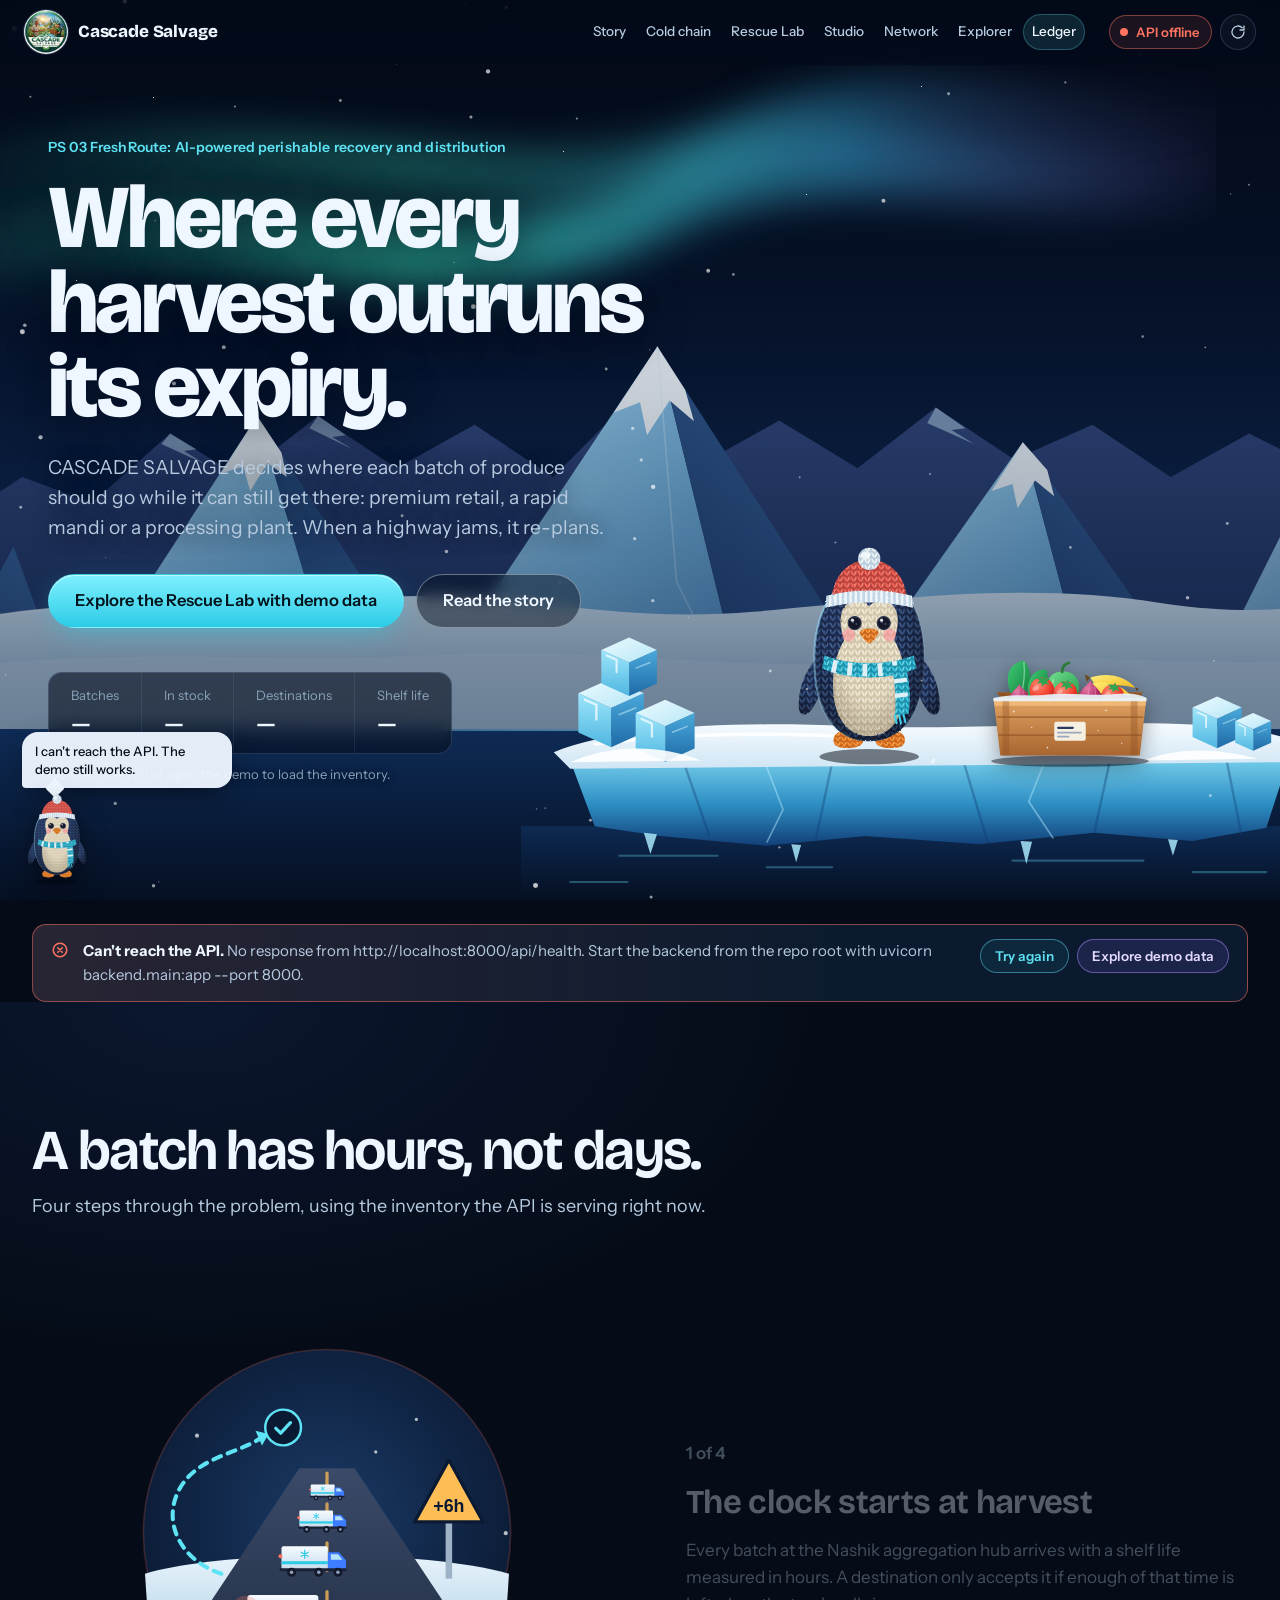
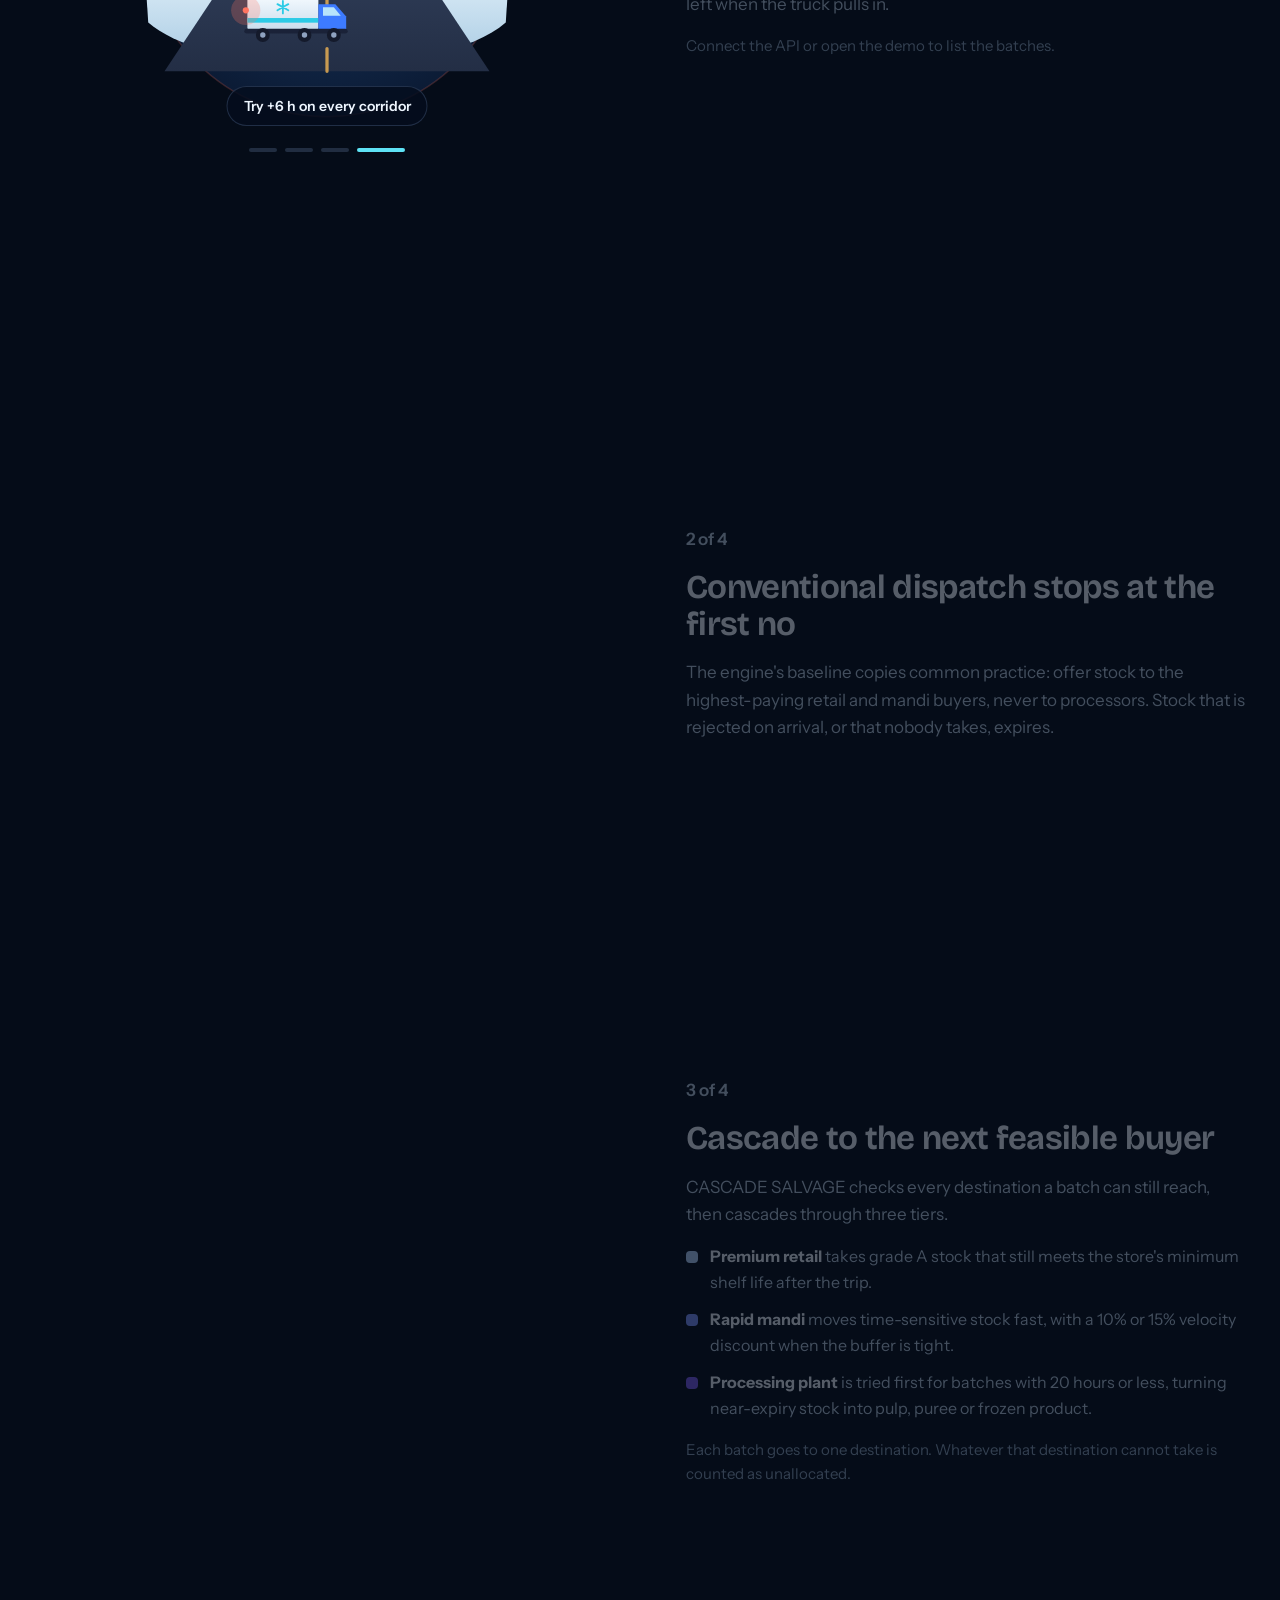
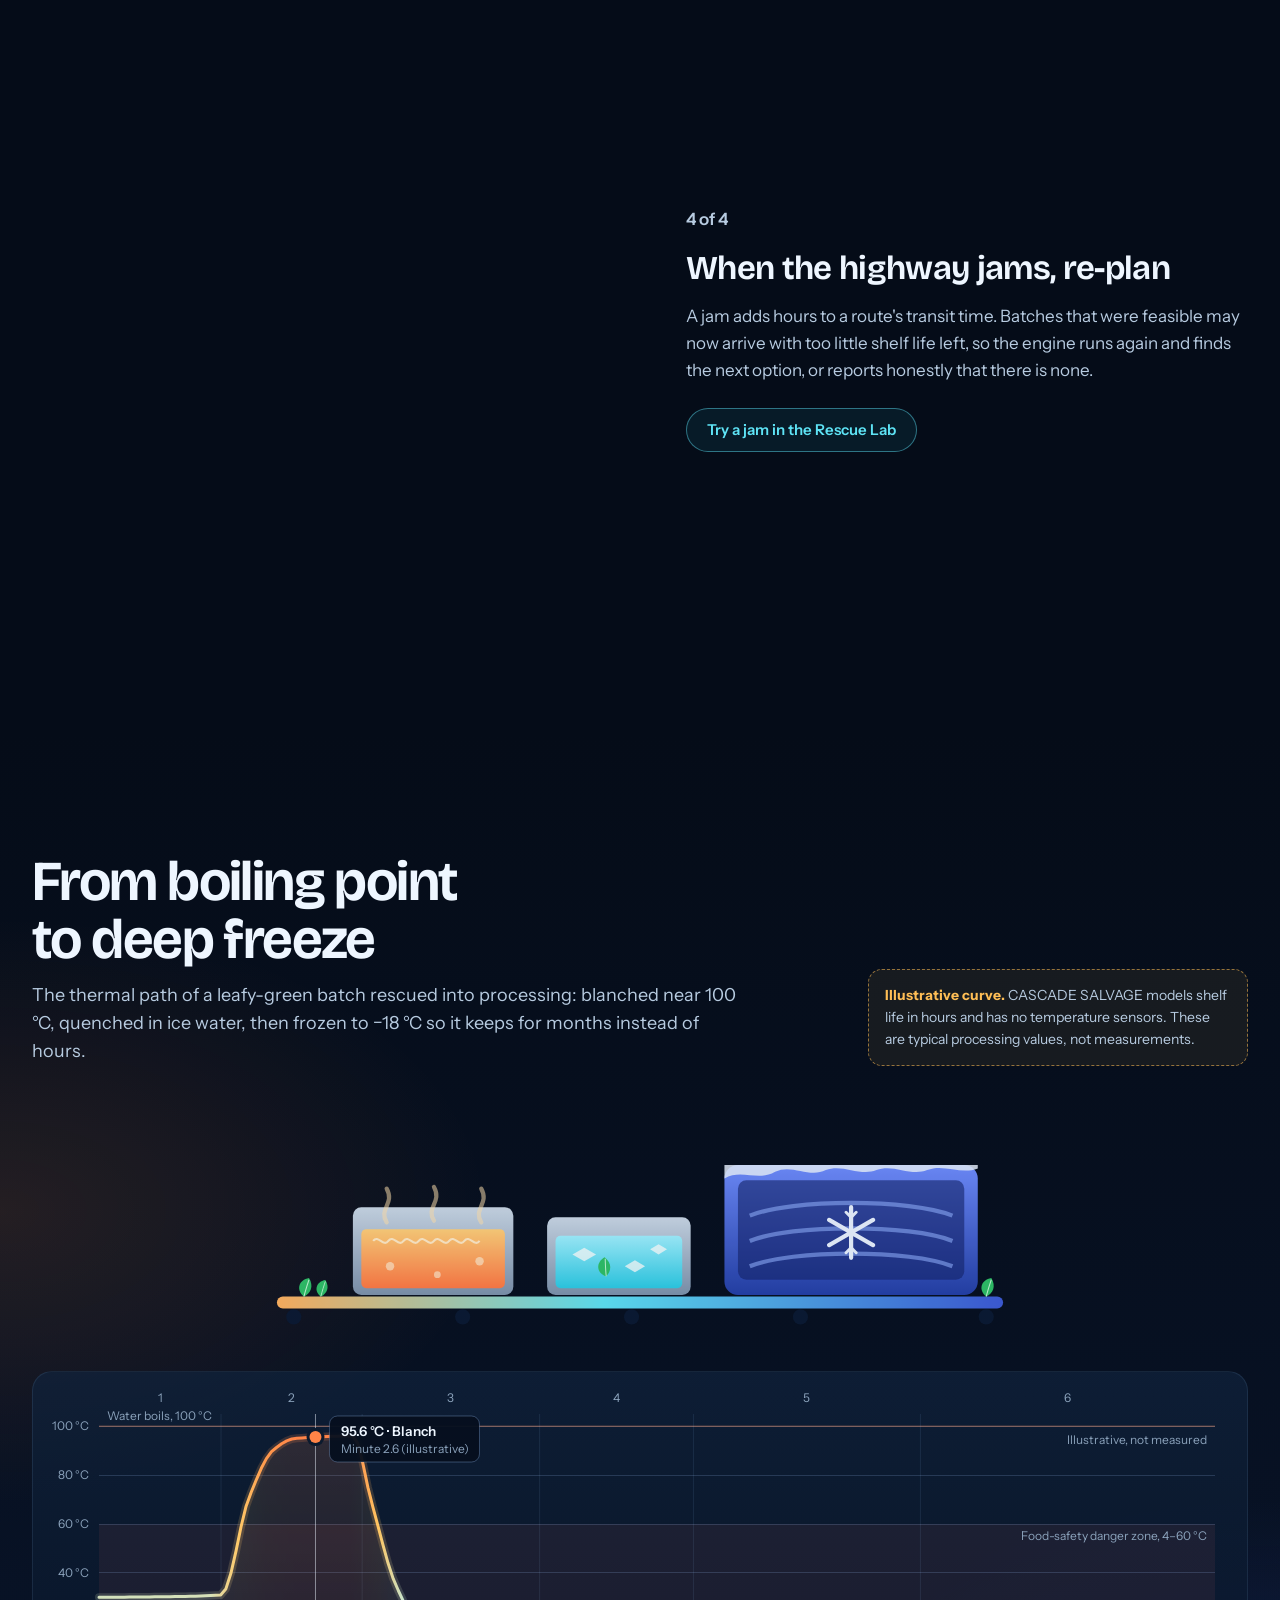
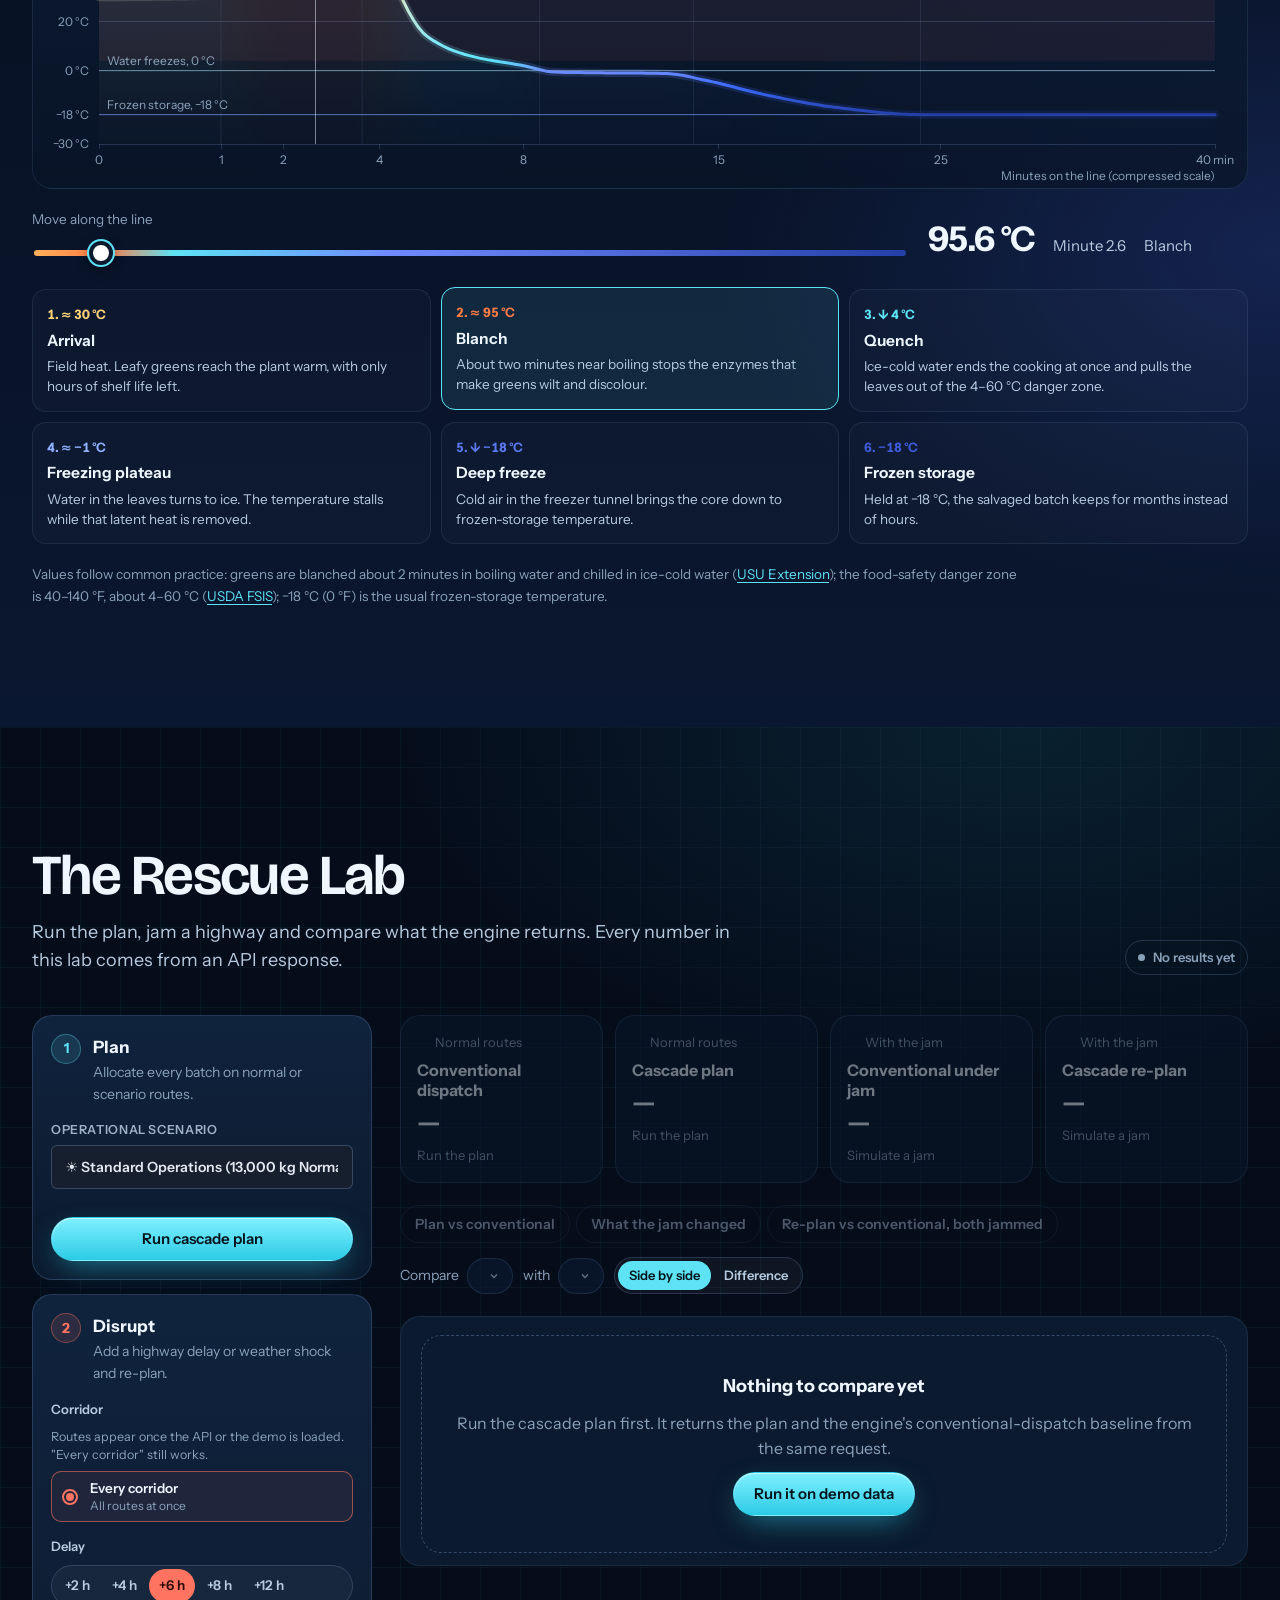
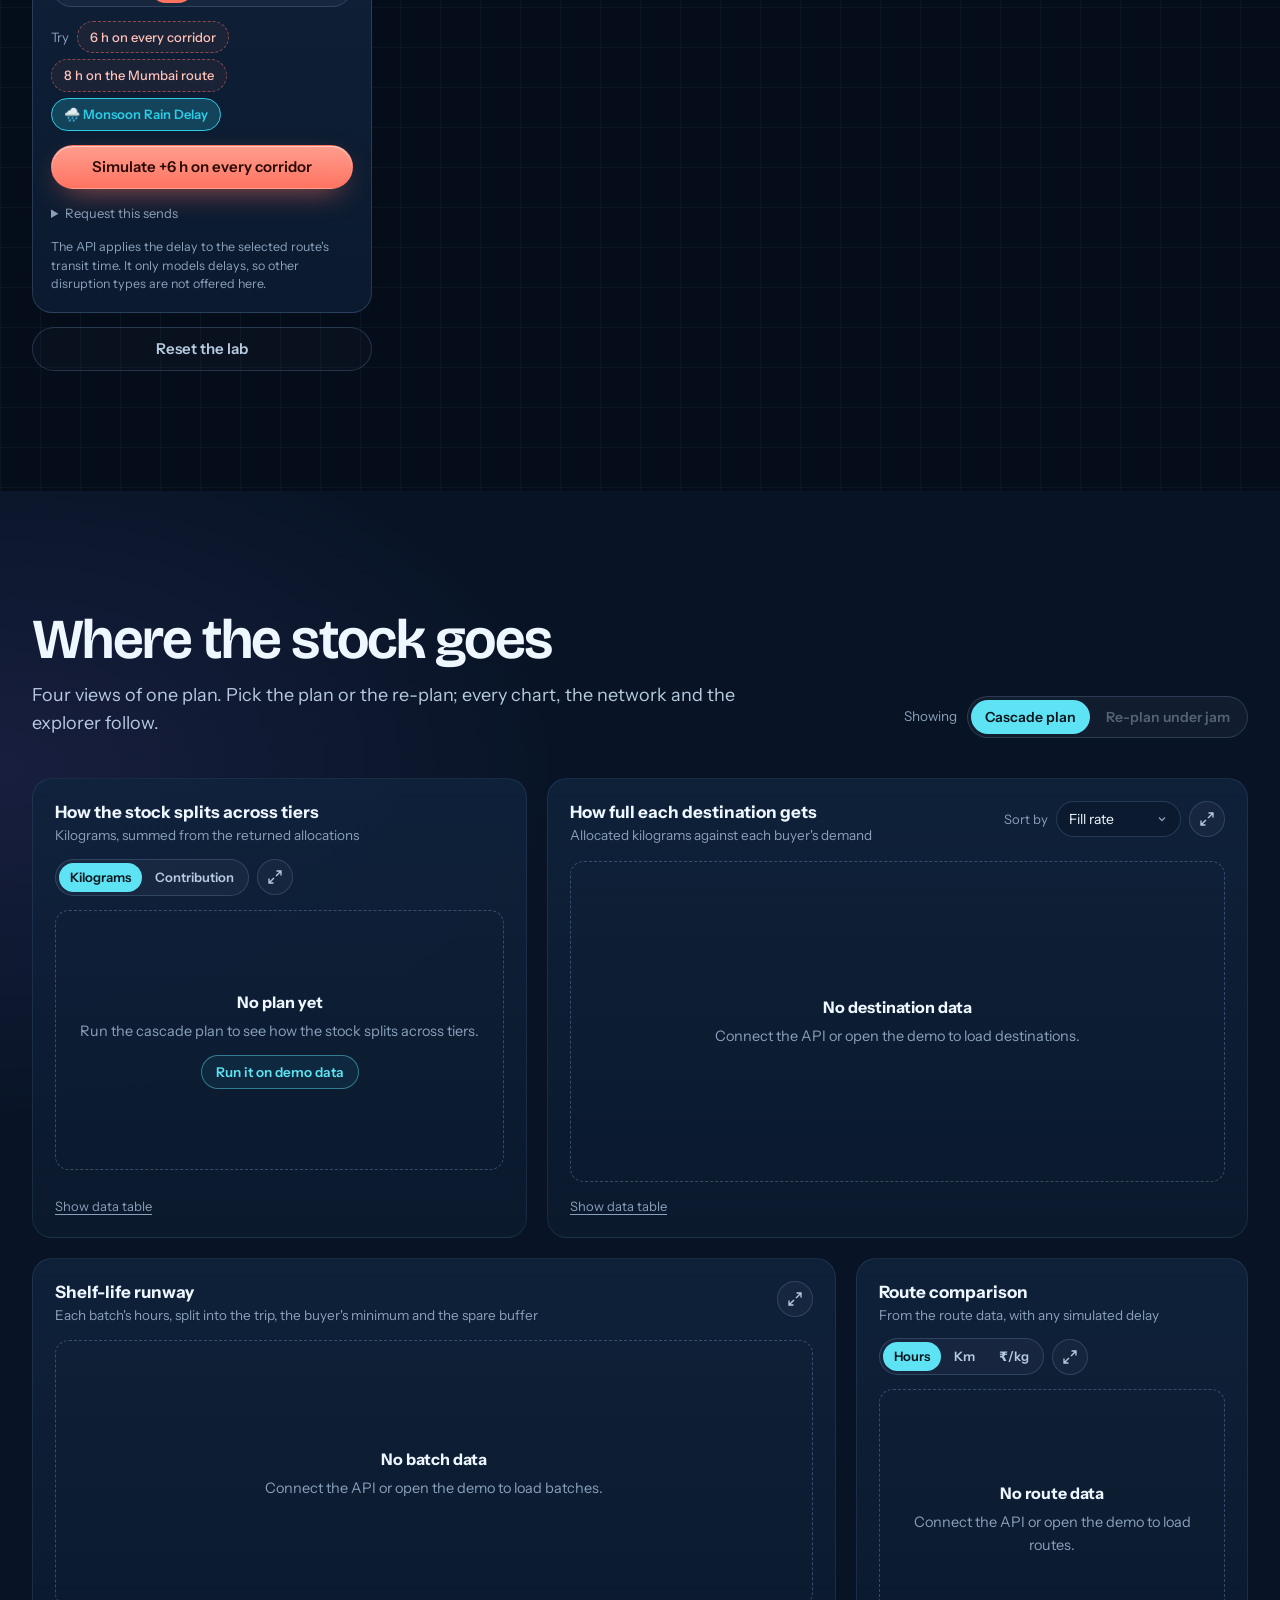
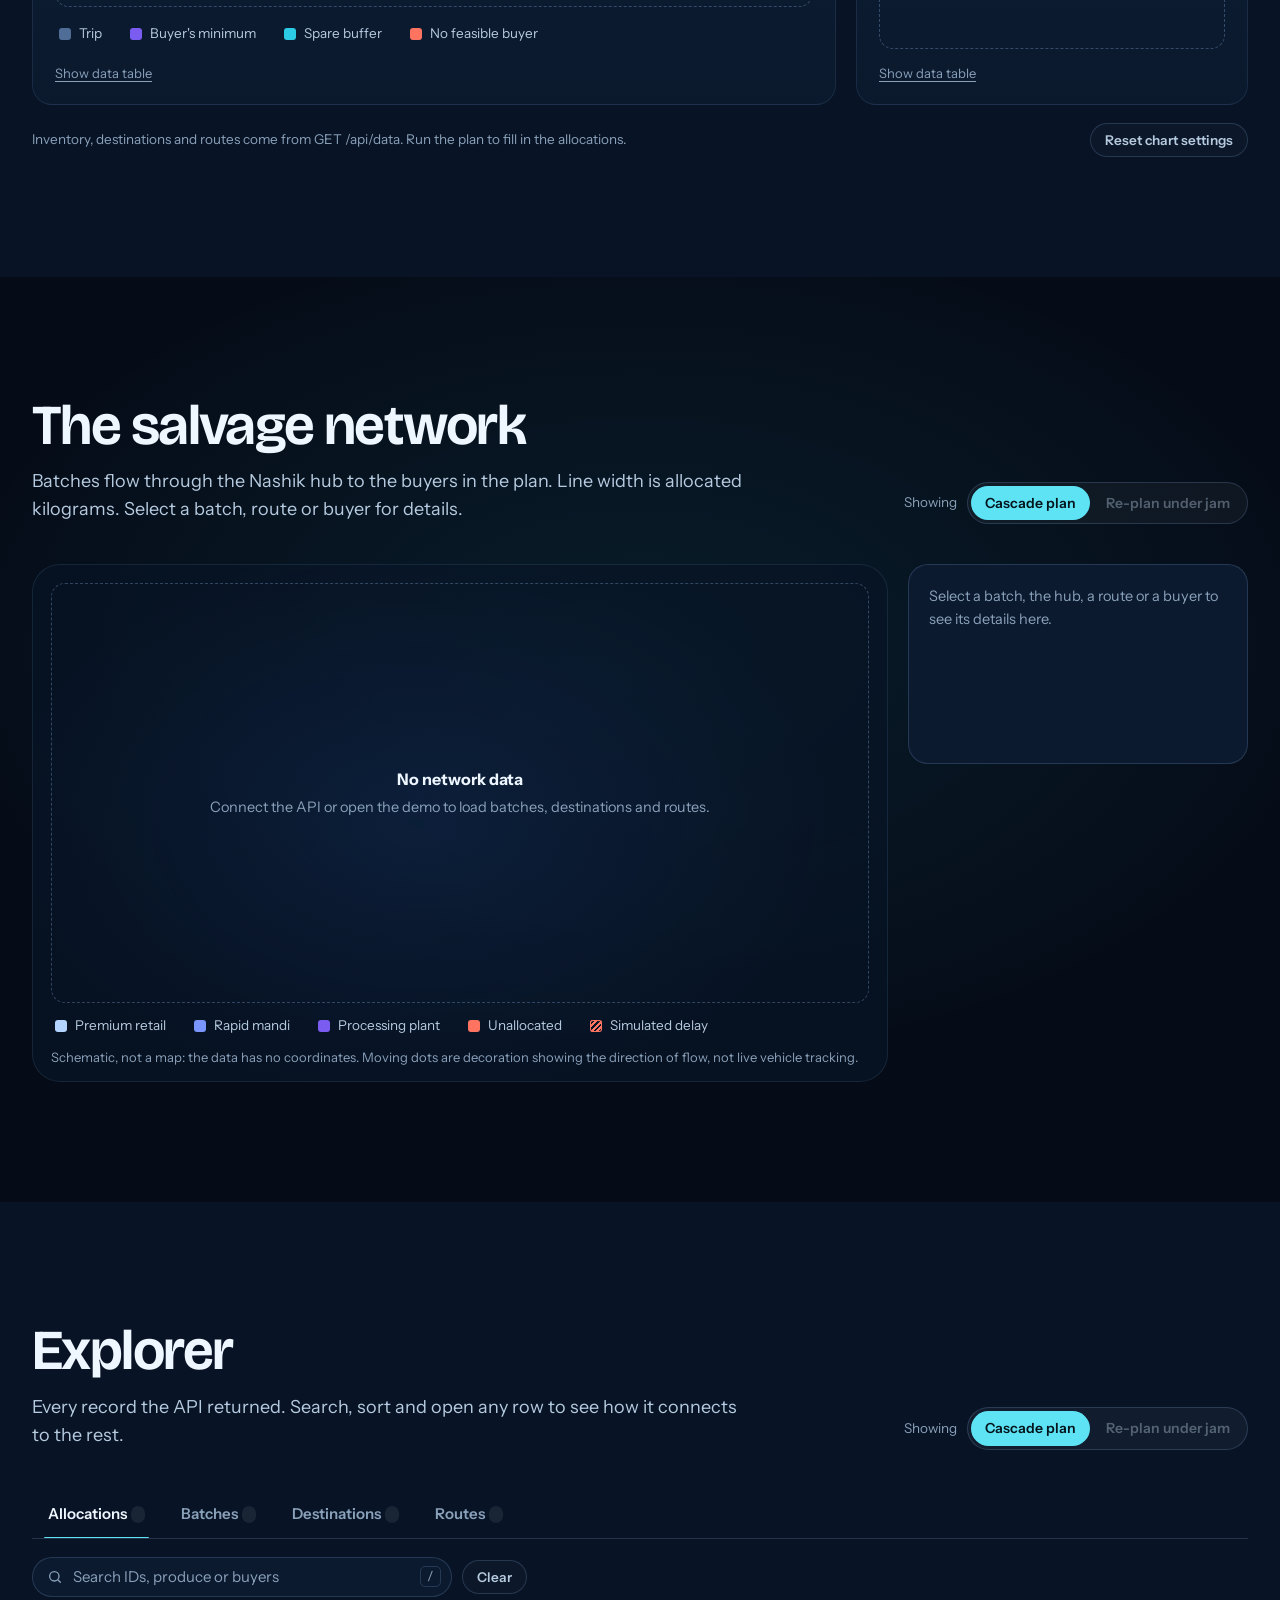
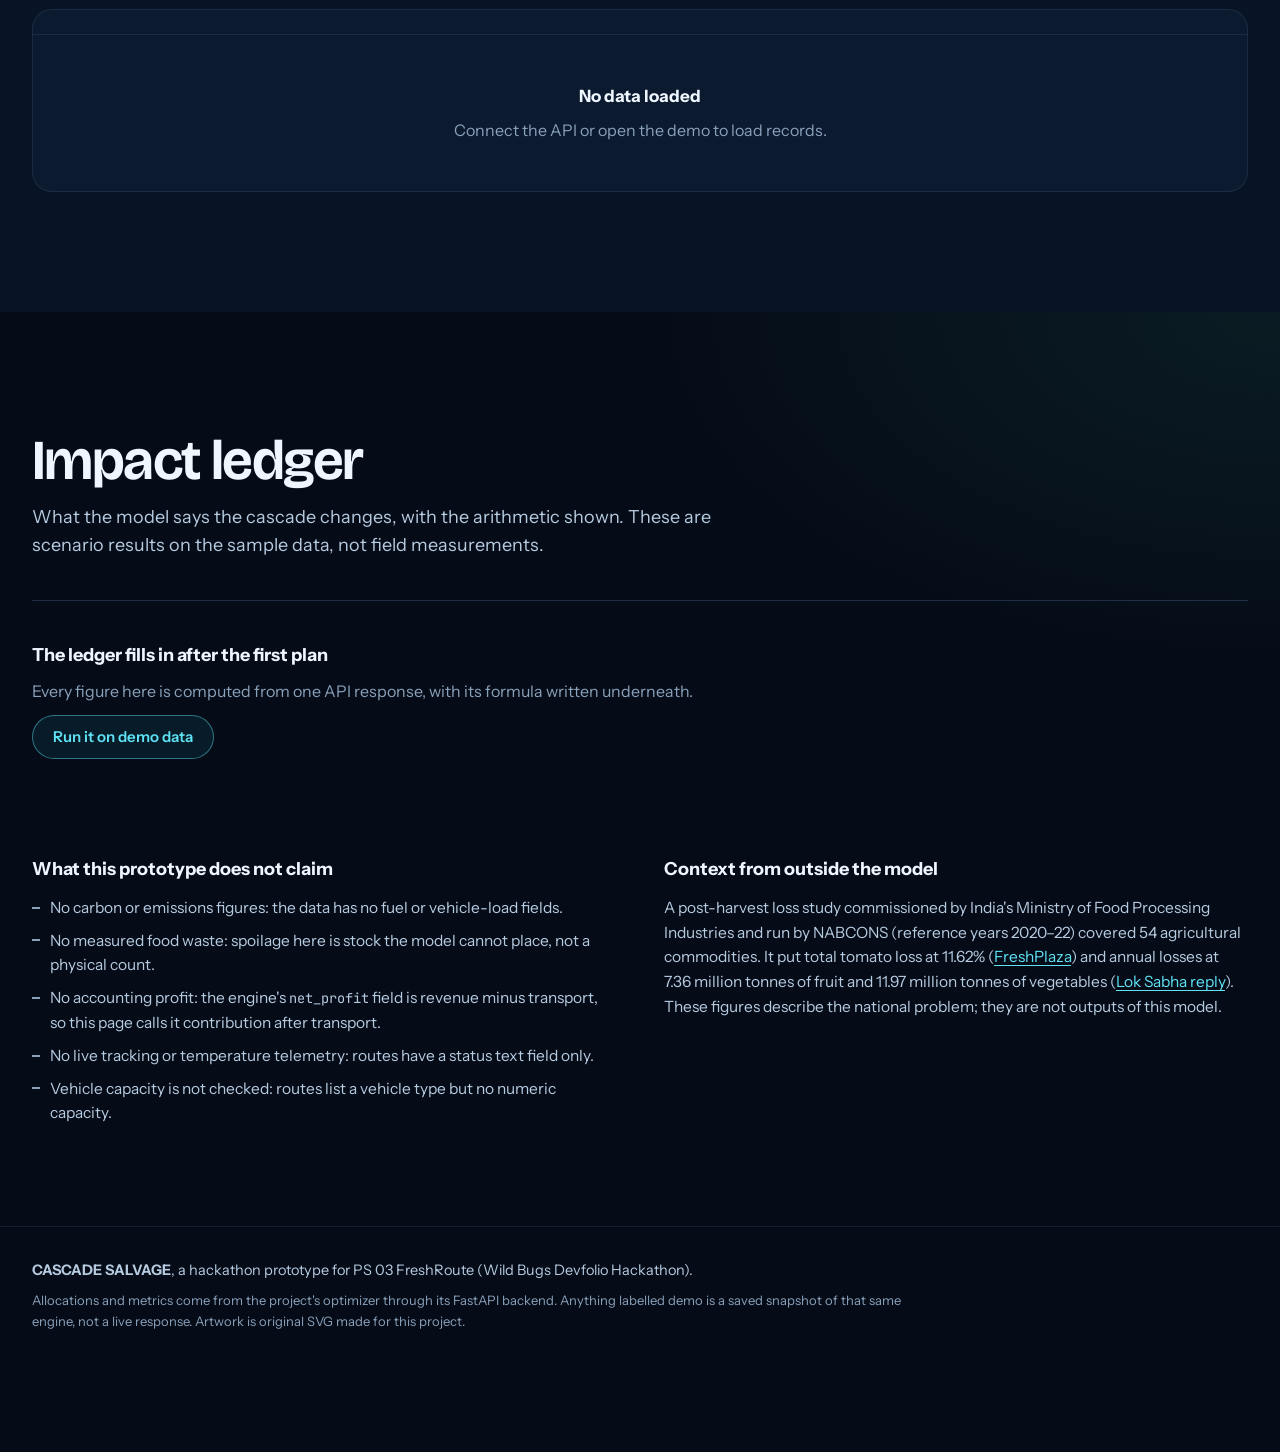
<file: frontend_updated/index.html>
<!doctype html>
<html lang="en">
<head>
  <meta charset="utf-8" />
  <meta name="viewport" content="width=device-width, initial-scale=1" />
  <title>CASCADE SALVAGE: where every harvest outruns its expiry</title>
  <meta name="description" content="CASCADE SALVAGE sends each batch of perishable produce to the most valuable destination it can still reach in time, and re-plans when a highway jams." />
  <meta name="color-scheme" content="dark" />
  <meta name="theme-color" content="#050c18" />
  <link rel="icon" href="assets/favicon.ico?v=2" sizes="48x48" />
  <link rel="icon" href="assets/favicon-64.png?v=2" type="image/png" sizes="64x64" />
  <link rel="apple-touch-icon" href="assets/favicon-180.png?v=2" />

  <!-- Fonts are optional. Without network access styles.css falls back to system fonts. -->
  <link rel="preconnect" href="https://fonts.googleapis.com" />
  <link rel="preconnect" href="https://fonts.gstatic.com" crossorigin />
  <link rel="stylesheet" href="https://fonts.googleapis.com/css2?family=Bricolage+Grotesque:opsz,wght@12..96,500;12..96,650;12..96,800&family=Instrument+Sans:wght@400;500;600;700&family=JetBrains+Mono:wght@500;600&display=swap" />

  <link rel="stylesheet" href="styles.css" />
</head>

<body class="is-booting">
  <a class="skip-link" href="#lab">Skip to the Rescue Lab</a>

  <!-- Shared SVG definitions: knit stitches and yarn texture for the penguin. Kept rendered (not display:none) so patterns resolve. -->
  <svg class="svg-defs" aria-hidden="true" focusable="false" width="0" height="0">
    <defs>
      <pattern id="kNavy" width="9" height="8" patternUnits="userSpaceOnUse">
        <rect width="9" height="8" fill="#1a2747"/>
        <path d="M4.5 7.9C2.1 6.8.3 3.8.7.3c2.1 1.1 3.7 4 3.8 7.6Z" fill="#33507f"/>
        <path d="M4.5 7.9C6.9 6.8 8.7 3.8 8.3.3c-2.1 1.1-3.7 4-3.8 7.6Z" fill="#3c5a8d"/>
        <path d="M1.6 1.6c.9 1.4 1.7 2.9 2.2 4.6" stroke="#6a87bb" stroke-width=".6" fill="none" stroke-linecap="round"/>
      </pattern>
      <pattern id="kCream" width="9" height="8" patternUnits="userSpaceOnUse">
        <rect width="9" height="8" fill="#cfc3a8"/>
        <path d="M4.5 7.9C2.1 6.8.3 3.8.7.3c2.1 1.1 3.7 4 3.8 7.6Z" fill="#efe5cf"/>
        <path d="M4.5 7.9C6.9 6.8 8.7 3.8 8.3.3c-2.1 1.1-3.7 4-3.8 7.6Z" fill="#f8f0de"/>
        <path d="M1.6 1.6c.9 1.4 1.7 2.9 2.2 4.6" stroke="#fffaf0" stroke-width=".6" fill="none" stroke-linecap="round"/>
      </pattern>
      <pattern id="kOrange" width="7" height="6" patternUnits="userSpaceOnUse">
        <rect width="7" height="6" fill="#c9631a"/>
        <path d="M3.5 5.9C1.6 5 .2 2.9.5.2c1.7.9 2.9 3 3 5.7Z" fill="#ff9a3c"/>
        <path d="M3.5 5.9C5.4 5 6.8 2.9 6.5.2c-1.7.9-2.9 3-3 5.7Z" fill="#ffad55"/>
      </pattern>
      <pattern id="kCoral" width="8" height="7" patternUnits="userSpaceOnUse">
        <rect width="8" height="7" fill="#b8423b"/>
        <path d="M4 6.9C1.9 5.9.3 3.3.6.3c1.9 1 3.3 3.5 3.4 6.6Z" fill="#ff6f61"/>
        <path d="M4 6.9C6.1 5.9 7.7 3.3 7.4.3c-1.9 1-3.3 3.5-3.4 6.6Z" fill="#ff8476"/>
      </pattern>
      <pattern id="kCyan" width="8" height="7" patternUnits="userSpaceOnUse">
        <rect width="8" height="7" fill="#1d8ea8"/>
        <path d="M4 6.9C1.9 5.9.3 3.3.6.3c1.9 1 3.3 3.5 3.4 6.6Z" fill="#43d1ec"/>
        <path d="M4 6.9C6.1 5.9 7.7 3.3 7.4.3c-1.9 1-3.3 3.5-3.4 6.6Z" fill="#6ae0f4"/>
      </pattern>
      <pattern id="kWhite" width="8" height="7" patternUnits="userSpaceOnUse">
        <rect width="8" height="7" fill="#b9cddc"/>
        <path d="M4 6.9C1.9 5.9.3 3.3.6.3c1.9 1 3.3 3.5 3.4 6.6Z" fill="#eef6fb"/>
        <path d="M4 6.9C6.1 5.9 7.7 3.3 7.4.3c-1.9 1-3.3 3.5-3.4 6.6Z" fill="#ffffff"/>
      </pattern>
      <pattern id="kRib" width="6" height="10" patternUnits="userSpaceOnUse">
        <rect width="6" height="10" fill="#e9f3fa"/>
        <rect width="3" height="10" fill="#c3d6e4"/>
        <rect x="3.6" width=".8" height="10" fill="#ffffff" opacity=".8"/>
      </pattern>
      <radialGradient id="pgShade" cx=".42" cy=".32" r=".75">
        <stop offset=".45" stop-color="#000" stop-opacity="0"/>
        <stop offset="1" stop-color="#000" stop-opacity=".42"/>
      </radialGradient>
      <radialGradient id="pgBellyShade" cx=".5" cy=".35" r=".7">
        <stop offset=".55" stop-color="#3b2a10" stop-opacity="0"/>
        <stop offset="1" stop-color="#3b2a10" stop-opacity=".28"/>
      </radialGradient>
      <linearGradient id="pgRim" x1="0" y1="0" x2="1" y2="1">
        <stop offset="0" stop-color="#9fe3ff" stop-opacity=".75"/>
        <stop offset=".6" stop-color="#9fe3ff" stop-opacity=".12"/>
        <stop offset="1" stop-color="#9fe3ff" stop-opacity="0"/>
      </linearGradient>
      <filter id="yarn" x="-10%" y="-10%" width="120%" height="120%">
        <feTurbulence type="fractalNoise" baseFrequency=".85" numOctaves="1" seed="4" result="n"/>
        <feDisplacementMap in="SourceGraphic" in2="n" scale="2.6" xChannelSelector="R" yChannelSelector="G"/>
      </filter>
      <pattern id="hatch" width="6" height="6" patternUnits="userSpaceOnUse" patternTransform="rotate(45)">
        <rect width="6" height="6" fill="#7d8ca3" opacity=".35"/>
        <rect width="2.2" height="6" fill="#7d8ca3"/>
      </pattern>
      <pattern id="hatchCoral" width="6" height="6" patternUnits="userSpaceOnUse" patternTransform="rotate(135)">
        <rect width="6" height="6" fill="#ff7461" opacity=".3"/>
        <rect width="2.2" height="6" fill="#ff7461"/>
      </pattern>
    </defs>
  </svg>

  <!-- The knitted penguin. app.js clones this for the hero and the companion so each copy can react on its own. -->
  <template id="penguinTpl">
    <svg class="penguin" viewBox="0 0 220 260" aria-hidden="true" focusable="false">
      <ellipse class="pg-shadow" cx="110" cy="246" rx="58" ry="9" fill="#020611" opacity=".5"/>
      <g class="pg-rig">
        <g class="pg-feet" filter="url(#yarn)">
          <path d="M70 232c-6-10 4-18 18-17 9 1 15 6 15 12 0 6-8 9-18 9-6 0-12-1-15-4Z" fill="url(#kOrange)"/>
          <path d="M150 232c6-10-4-18-18-17-9 1-15 6-15 12 0 6 8 9 18 9 6 0 12-1 15-4Z" fill="url(#kOrange)"/>
        </g>
        <g class="pg-wing pg-wing-l" filter="url(#yarn)">
          <path d="M52 128c-16 14-26 40-24 62 1 8 8 9 13 3 9-11 17-31 21-52Z" fill="url(#kNavy)"/>
          <path d="M52 128c-16 14-26 40-24 62 1 8 8 9 13 3 9-11 17-31 21-52Z" fill="url(#pgShade)"/>
        </g>
        <g class="pg-wing pg-wing-r" filter="url(#yarn)">
          <path d="M168 128c16 14 26 40 24 62-1 8-8 9-13 3-9-11-17-31-21-52Z" fill="url(#kNavy)"/>
          <path d="M168 128c16 14 26 40 24 62-1 8-8 9-13 3-9-11-17-31-21-52Z" fill="url(#pgShade)"/>
        </g>
        <g class="pg-body" filter="url(#yarn)">
          <path d="M110 36c48 0 66 52 64 104-2 56-26 88-64 88s-62-32-64-88c-2-52 16-104 64-104Z" fill="url(#kNavy)"/>
          <path d="M110 36c48 0 66 52 64 104-2 56-26 88-64 88s-62-32-64-88c-2-52 16-104 64-104Z" fill="url(#pgShade)"/>
          <g transform="translate(110 0) scale(.86 1) translate(-110 0)">
            <path d="M110 70c12-10 34-8 38 10 3 12-2 22-4 30 10 14 16 34 15 56-1 34-20 56-49 56s-48-22-49-56c-1-22 5-42 15-56-2-8-7-18-4-30 4-18 26-20 38-10Z" fill="url(#kCream)"/>
            <path d="M110 70c12-10 34-8 38 10 3 12-2 22-4 30 10 14 16 34 15 56-1 34-20 56-49 56s-48-22-49-56c-1-22 5-42 15-56-2-8-7-18-4-30 4-18 26-20 38-10Z" fill="url(#pgBellyShade)"/>
          </g>
        </g>
        <path d="M110 36c48 0 66 52 64 104-2 56-26 88-64 88s-62-32-64-88c-2-52 16-104 64-104Z" fill="none" stroke="url(#pgRim)" stroke-width="2.4"/>
        <path transform="translate(110 0) scale(.86 1) translate(-110 0)" d="M110 74c11-8 29-6 33 8 2 10-2 19-4 27 10 14 15 33 14 55-1 31-18 51-43 51s-42-20-43-51c-1-22 4-41 14-55-2-8-6-17-4-27 4-14 22-16 33-8" fill="none" stroke="#fff6e4" stroke-width="1.1" stroke-dasharray="2.4 3.2" stroke-linecap="round" opacity=".55"/>
        <circle class="pg-cheek" cx="86" cy="104" r="7.5" fill="#ff7f8f" opacity=".5"/>
        <circle class="pg-cheek" cx="134" cy="104" r="7.5" fill="#ff7f8f" opacity=".5"/>
        <g class="pg-brows" opacity="0">
          <path d="M83 76 Q92 71 100 76" stroke="#141826" stroke-width="3" fill="none" stroke-linecap="round"/>
          <path d="M120 76 Q128 71 137 76" stroke="#141826" stroke-width="3" fill="none" stroke-linecap="round"/>
        </g>
        <g class="pg-eyes">
          <g class="pg-eye">
            <circle cx="93" cy="90" r="7.6" fill="#141826"/>
            <circle cx="93" cy="90" r="7.6" fill="none" stroke="#2d3550" stroke-width="1.4"/>
            <circle cx="91" cy="89" r="1.1" fill="#4a5578"/><circle cx="95" cy="91" r="1.1" fill="#4a5578"/>
            <circle cx="90.4" cy="86.6" r="1.9" fill="#fff" opacity=".85"/>
          </g>
          <g class="pg-eye">
            <circle cx="127" cy="90" r="7.6" fill="#141826"/>
            <circle cx="127" cy="90" r="7.6" fill="none" stroke="#2d3550" stroke-width="1.4"/>
            <circle cx="125" cy="89" r="1.1" fill="#4a5578"/><circle cx="129" cy="91" r="1.1" fill="#4a5578"/>
            <circle cx="124.4" cy="86.6" r="1.9" fill="#fff" opacity=".85"/>
          </g>
        </g>
        <g class="pg-beak-wrap" filter="url(#yarn)">
          <path class="pg-beak" d="M99 100c5-5 17-5 22 0 1 2-5 11-11 14-6-3-12-12-11-14Z" fill="url(#kOrange)"/>
        </g>
        <g class="pg-scarf" filter="url(#yarn)">
          <path d="M58 128c30 12 74 12 104 0l3 15c-32 14-78 14-110 0Z" fill="url(#kCyan)"/>
          <path d="M71 133.5l-3 14.6M88 136.4l-1.4 14.8M105 137.4v14.9M122 136.9l1.4 14.8M139 134.4l3 14.6" stroke="#eef6fb" stroke-width="5.5" opacity=".92"/>
          <g class="pg-scarf-tail">
            <path d="M136 140c4 18 6 38 4 58l16-2c3-20 1-40-4-58Z" fill="url(#kCyan)"/>
            <path d="M139 158l15-2M140 175l15-1.6" stroke="#eef6fb" stroke-width="5" opacity=".92"/>
            <path d="M140 198l2 9M145 197.5l2 9.5M150 197l2.4 9" stroke="#43d1ec" stroke-width="2.4" stroke-linecap="round"/>
          </g>
        </g>
        <g class="pg-hat">
          <g filter="url(#yarn)">
            <path d="M66 62c2-30 22-46 44-46s42 16 44 46Z" fill="url(#kCoral)"/>
            <path d="M60 58c32-8 68-8 100 0l1 14c-34-8-68-8-102 0Z" fill="url(#kRib)"/>
          </g>
          <g class="pg-pom" filter="url(#yarn)">
            <circle cx="110" cy="15" r="13" fill="url(#kWhite)"/>
            <circle cx="106" cy="11" r="5" fill="#fff" opacity=".7"/>
          </g>
        </g>
      </g>
    </svg>
  </template>

  <!-- =========================== TOP BAR =========================== -->
  <header class="topbar" id="topbar">
    <div class="topbar-inner">
      <a class="brand" href="#hero" aria-label="CASCADE SALVAGE, back to top">
        <img class="brand-mark" src="assets/cascade-salvage-logo.png" alt="" width="44" height="44" />
        <span class="brand-name">Cascade Salvage</span>
      </a>
      <nav class="nav" aria-label="Sections">
        <a href="#story" data-nav="story">Story</a>
        <a href="#coldchain" data-nav="coldchain">Cold chain</a>
        <a href="#lab" data-nav="lab">Rescue Lab</a>
        <a href="#studio" data-nav="studio">Studio</a>
        <a href="#network" data-nav="network">Network</a>
        <a href="#explorer" data-nav="explorer">Explorer</a>
        <a href="#ledger" data-nav="ledger">Ledger</a>
      </nav>
      <div class="mode" aria-label="Data source">
        <span id="modePill" class="mode-pill" data-mode="checking" role="status" aria-live="polite">
          <span class="mode-dot" aria-hidden="true"></span><span id="modeLabel">Checking the API…</span>
        </span>
        <button type="button" id="reconnectBtn" class="icon-btn" aria-label="Check the API connection again" title="Check the API connection again">
          <svg viewBox="0 0 24 24" width="16" height="16" fill="none" stroke="currentColor" stroke-width="2" stroke-linecap="round" stroke-linejoin="round" aria-hidden="true"><path d="M21 12a9 9 0 1 1-2.64-6.36"/><path d="M21 3v6h-6"/></svg>
        </button>
      </div>
    </div>
    <div class="progress" aria-hidden="true"><span id="scrollProgress"></span></div>
  </header>

  <main id="main">
    <!-- ============================ HERO ============================ -->
    <section id="hero" class="hero" aria-labelledby="heroTitle">
      <div class="hero-scene" aria-hidden="true">
        <div class="hero-stars"></div>
        <svg class="aurora" viewBox="0 0 1600 600" preserveAspectRatio="none">
          <defs>
            <linearGradient id="auroraA" x1="0" x2="1">
              <stop offset="0" stop-color="#2cf0c0" stop-opacity="0"/>
              <stop offset=".38" stop-color="#3ff2c8" stop-opacity=".55"/>
              <stop offset=".7" stop-color="#44c8ff" stop-opacity=".45"/>
              <stop offset="1" stop-color="#a07bff" stop-opacity="0"/>
            </linearGradient>
            <filter id="auroraBlur" x="-10%" y="-50%" width="120%" height="200%"><feGaussianBlur stdDeviation="22"/></filter>
          </defs>
          <path class="aurora-band aurora-1" d="M-50 260 C300 120 600 330 900 180 C1150 60 1400 200 1650 120 L1650 200 C1400 280 1150 140 900 260 C600 400 300 200 -50 340Z" fill="url(#auroraA)" filter="url(#auroraBlur)"/>
          <path class="aurora-band aurora-2" d="M-50 180 C400 60 700 240 1000 120 C1250 30 1450 140 1650 80 L1650 120 C1450 180 1250 80 1000 170 C700 280 400 120 -50 230Z" fill="url(#auroraA)" filter="url(#auroraBlur)" opacity=".6"/>
        </svg>
        <img class="hero-range" src="assets/arctic-range.svg" alt="" />
        <div class="hero-sea"></div>
        <div class="hero-floe">
          <img class="hero-floe-img" src="assets/ice-floe.svg" alt="" />
          <div id="heroPenguin" class="hero-penguin"></div>
          <img class="hero-crate" src="assets/produce-crate.svg" alt="" />
        </div>
        <canvas id="snow" class="snow"></canvas>
      </div>

      <div class="hero-copy">
        <p class="hero-kicker">PS 03 FreshRoute: AI-powered perishable recovery and distribution</p>
        <h1 id="heroTitle" class="hero-title">Where every harvest outruns its expiry.</h1>
        <p class="hero-lede">CASCADE SALVAGE decides where each batch of produce should go while it can still get there: premium retail, a rapid mandi or a processing plant. When a highway jams, it re-plans.</p>
        <div class="hero-ctas">
          <button type="button" id="heroRunBtn" class="btn btn-primary btn-lg">Run the plan in the Rescue Lab</button>
          <a class="btn btn-ghost btn-lg" href="#story">Read the story</a>
        </div>
        <dl id="heroFacts" class="hero-facts" aria-live="polite">
          <div><dt>Batches</dt><dd data-fact="batches">…</dd></div>
          <div><dt>In stock</dt><dd data-fact="stock">…</dd></div>
          <div><dt>Destinations</dt><dd data-fact="dests">…</dd></div>
          <div><dt>Shelf life</dt><dd data-fact="shelf">…</dd></div>
        </dl>
        <p id="heroFactsSource" class="hero-source"></p>
      </div>
    </section>

    <!-- Connection / data-source notice (filled by app.js) -->
    <div class="wrap"><div id="sourceBanner" class="notice" role="region" aria-label="Connection status" hidden></div></div>

    <!-- ============================ STORY ============================ -->
    <section id="story" class="story" aria-labelledby="storyTitle">
      <div class="wrap">
        <header class="section-head">
          <h2 id="storyTitle" class="display-2">A batch has hours, not days.</h2>
          <p class="section-lede">Four steps through the problem, using the inventory the API is serving right now.</p>
        </header>
        <div class="story-grid">
          <div class="story-visual" aria-hidden="true">
            <div class="story-stage">
              <img class="story-scene is-active" data-scene="0" src="assets/scene-hub.svg" alt="" />
              <img class="story-scene" data-scene="1" src="assets/scene-reject.svg" alt="" />
              <img class="story-scene" data-scene="2" src="assets/scene-cascade.svg" alt="" />
              <img class="story-scene" data-scene="3" src="assets/scene-jam.svg" alt="" />
              <div class="story-chip" id="storyChip"></div>
            </div>
            <ol class="story-dots">
              <li data-dot="0" class="is-active"></li><li data-dot="1"></li><li data-dot="2"></li><li data-dot="3"></li>
            </ol>
          </div>
          <div class="story-steps">
            <article class="chapter" data-step="0" aria-labelledby="ch0">
              <p class="chapter-num">1 of 4</p>
              <h3 id="ch0" class="chapter-title">The clock starts at harvest</h3>
              <p>Every batch at the Nashik aggregation hub arrives with a shelf life measured in hours. A destination only accepts it if enough of that time is left when the truck pulls in.</p>
              <ul id="storyBatches" class="story-batches" aria-label="Batches with the least shelf life"></ul>
            </article>
            <article class="chapter" data-step="1" aria-labelledby="ch1">
              <p class="chapter-num">2 of 4</p>
              <h3 id="ch1" class="chapter-title">Conventional dispatch stops at the first no</h3>
              <p>The engine's baseline copies common practice: offer stock to the highest-paying retail and mandi buyers, never to processors. Stock that is rejected on arrival, or that nobody takes, expires.</p>
              <p id="storyBaseline" class="chapter-data"></p>
            </article>
            <article class="chapter" data-step="2" aria-labelledby="ch2">
              <p class="chapter-num">3 of 4</p>
              <h3 id="ch2" class="chapter-title">Cascade to the next feasible buyer</h3>
              <p>CASCADE SALVAGE checks every destination a batch can still reach, then cascades through three tiers.</p>
              <ul class="rules">
                <li><span class="tier-key t1" aria-hidden="true"></span><span><strong>Premium retail</strong> takes grade A stock that still meets the store's minimum shelf life after the trip.</span></li>
                <li><span class="tier-key t2" aria-hidden="true"></span><span><strong>Rapid mandi</strong> moves time-sensitive stock fast, with a 10% or 15% velocity discount when the buffer is tight.</span></li>
                <li><span class="tier-key t3" aria-hidden="true"></span><span><strong>Processing plant</strong> is tried first for batches with 20 hours or less, turning near-expiry stock into pulp, puree or frozen product.</span></li>
              </ul>
              <p class="chapter-note">Each batch goes to one destination. Whatever that destination cannot take is counted as unallocated.</p>
            </article>
            <article class="chapter" data-step="3" aria-labelledby="ch3">
              <p class="chapter-num">4 of 4</p>
              <h3 id="ch3" class="chapter-title">When the highway jams, re-plan</h3>
              <p>A jam adds hours to a route's transit time. Batches that were feasible may now arrive with too little shelf life left, so the engine runs again and finds the next option, or reports honestly that there is none.</p>
              <a class="btn btn-secondary" href="#lab">Try a jam in the Rescue Lab</a>
            </article>
          </div>
        </div>
      </div>
    </section>

    <!-- ========================== COLD CHAIN ========================== -->
    <section id="coldchain" class="coldchain" aria-labelledby="coldTitle">
      <div class="wrap">
        <header class="section-head section-head-split">
          <div>
            <h2 id="coldTitle" class="display-2">From boiling point to deep freeze</h2>
            <p class="section-lede">The thermal path of a leafy-green batch rescued into processing: blanched near 100 °C, quenched in ice water, then frozen to −18 °C so it keeps for months instead of hours.</p>
          </div>
          <p class="badge-illustrative" role="note"><strong>Illustrative curve.</strong> CASCADE SALVAGE models shelf life in hours and has no temperature sensors. These are typical processing values, not measurements.</p>
        </header>

        <div class="thermo">
          <img class="thermo-art" src="assets/scene-processing.svg" alt="Illustration of a processing line: blanching tank, ice-water quench tank and freezer tunnel." />
          <figure class="thermo-figure">
            <div id="thermoChart" class="thermo-chart"></div>
            <figcaption class="sr-only">Illustrative product core temperature over time on a processing line, from about 30 °C on arrival, up to about 96 °C while blanching, down through the food-safety danger zone, a freezing plateau near −1 °C, and frozen storage at −18 °C.</figcaption>
          </figure>
          <div class="thermo-controls">
            <label class="scrub" for="thermoScrub">
              <span class="scrub-label">Move along the line</span>
              <input id="thermoScrub" type="range" min="0" max="40" step="0.1" value="2.6" aria-describedby="thermoReadout" />
            </label>
            <output id="thermoReadout" class="thermo-readout" for="thermoScrub" aria-live="polite"></output>
          </div>
          <ol id="thermoPhases" class="phases"></ol>
          <p class="sources">Values follow common practice: greens are blanched about 2 minutes in boiling water and chilled in ice-cold water (<a href="https://extension.usu.edu/nutrition/research/spinach.pdf" target="_blank" rel="noopener">USU Extension</a>); the food-safety danger zone is 40–140 °F, about 4–60 °C (<a href="https://www.fsis.usda.gov/news-events/news-press-releases/usda-urges-consumers-keep-clear-danger-zone-summer" target="_blank" rel="noopener">USDA FSIS</a>); −18 °C (0 °F) is the usual frozen-storage temperature.</p>
        </div>
      </div>
    </section>

    <!-- ========================== RESCUE LAB ========================== -->
    <section id="lab" class="lab" aria-labelledby="labTitle" tabindex="-1">
      <div class="wrap">
        <header class="section-head section-head-split">
          <div>
            <h2 id="labTitle" class="display-2">The Rescue Lab</h2>
            <p class="section-lede">Run the plan, jam a highway and compare what the engine returns. Every number in this lab comes from an API response.</p>
          </div>
          <span id="labSource" class="source-tag" data-source="none">No results yet</span>
        </header>

        <div class="lab-grid">
          <!-- Console -->
          <div class="console" aria-label="Lab controls">
            <div class="console-step" data-step-state="ready" id="stepPlan">
              <div class="console-step-head">
                <span class="step-num" aria-hidden="true">1</span>
                <div>
                  <h3 class="console-title">Plan</h3>
                  <p class="console-sub">Allocate every batch on normal or scenario routes.</p>
                </div>
              </div>
              <div style="margin-bottom: 0.85rem;">
                <label for="scenarioSelect" style="font-size: 0.78rem; text-transform: uppercase; letter-spacing: 0.05em; color: #9fb3c8; font-weight: 600; display: block; margin-bottom: 0.35rem;">Operational Scenario</label>
                <select id="scenarioSelect" class="btn btn-secondary btn-block" style="text-align: left; padding: 0.6rem 0.85rem; background: #161f2e; color: #e2e8f0; border: 1px solid rgba(160,200,255,0.25); border-radius: 6px; cursor: pointer; font-size: 0.88rem;">
                  <option value="default">☀️ Standard Operations (13,000 kg Normal)</option>
                  <option value="rain_delay">🌧️ Monsoon Rain Delay (+14h Flood & Decay)</option>
                  <option value="harvest_glut">🌾 Bumper Harvest Surplus (19,000 kg)</option>
                </select>
              </div>
              <button type="button" id="runPlanBtn" class="btn btn-primary btn-block" data-busy="Running the cascade…">
                <span class="spinner" aria-hidden="true"></span><span class="btn-text">Run cascade plan</span>
              </button>
              <p id="planMeta" class="console-meta"></p>
            </div>

            <div class="console-step" id="stepJam">
              <div class="console-step-head">
                <span class="step-num" aria-hidden="true">2</span>
                <div>
                  <h3 class="console-title">Disrupt</h3>
                  <p class="console-sub">Add a highway delay or weather shock and re-plan.</p>
                </div>
              </div>
              <fieldset class="field">
                <legend>Corridor</legend>
                <div id="corridorList" class="radio-list"></div>
              </fieldset>
              <fieldset class="field">
                <legend>Delay</legend>
                <div id="delayList" class="segmented" role="radiogroup" aria-label="Delay in hours"></div>
              </fieldset>
              <div class="presets" aria-label="Quick scenarios">
                <span class="presets-label">Try</span>
                <button type="button" class="chip-btn" data-preset="ALL|6">6 h on every corridor</button>
                <button type="button" class="chip-btn" data-preset="D1|8">8 h on the Mumbai route</button>
                <button type="button" class="chip-btn" id="rainScenarioChip" style="background: rgba(44, 203, 230, 0.22); border: 1px solid #2ccbe6; color: #2ccbe6; font-weight: 600;">🌧️ Monsoon Rain Delay</button>
              </div>
              <button type="button" id="runJamBtn" class="btn btn-jam btn-block" data-busy="Re-planning around the jam…">
                <span class="spinner" aria-hidden="true"></span><span class="btn-text" id="runJamLabel">Simulate jam</span>
              </button>
              <details class="request-peek">
                <summary>Request this sends</summary>
                <pre id="jamRequest" class="code"></pre>
              </details>
              <p class="console-note">The API applies the delay to the selected route's transit time. It only models delays, so other disruption types are not offered here.</p>
            </div>

            <button type="button" id="resetBtn" class="btn btn-ghost btn-block">Reset the lab</button>
          </div>

          <!-- Stage -->
          <div class="stage">
            <ol id="timeline" class="timeline" aria-label="Scenarios"></ol>

            <div class="compare-bar">
              <div class="compare-pairs" role="tablist" aria-label="Comparison" id="pairTabs"></div>
              <div class="compare-pick">
                <label>Compare <select id="pickA" aria-label="First scenario"></select></label>
                <label>with <select id="pickB" aria-label="Second scenario"></select></label>
                <div class="segmented segmented-sm" role="radiogroup" aria-label="Comparison view" id="compareView">
                  <label><input type="radio" name="cmpView" value="side" checked /><span>Side by side</span></label>
                  <label><input type="radio" name="cmpView" value="diff" /><span>Difference</span></label>
                </div>
              </div>
            </div>

            <div id="compareHeadline" class="compare-headline" aria-live="polite"></div>
            <div id="compareChart" class="compare-chart"></div>
            <div id="changes" class="changes"></div>
            <div id="integrity" class="integrity" hidden></div>
          </div>
        </div>
      </div>
    </section>

    <!-- ============================ STUDIO ============================ -->
    <section id="studio" class="studio" aria-labelledby="studioTitle">
      <div class="wrap">
        <header class="section-head section-head-split">
          <div>
            <h2 id="studioTitle" class="display-2">Where the stock goes</h2>
            <p class="section-lede">Four views of one plan. Pick the plan or the re-plan; every chart, the network and the explorer follow.</p>
          </div>
          <div class="lens" data-lens-group>
            <span class="lens-label">Showing</span>
            <div class="segmented" role="radiogroup" aria-label="Which plan to show">
              <label><input type="radio" name="lens-studio" value="plan" checked /><span>Cascade plan</span></label>
              <label><input type="radio" name="lens-studio" value="replan" disabled /><span>Re-plan under jam</span></label>
            </div>
          </div>
        </header>

        <div class="studio-grid">
          <article class="viz viz-donut" aria-labelledby="vizTierTitle" data-viz="tiers">
            <header class="viz-head">
              <div>
                <h3 id="vizTierTitle" class="viz-title">How the stock splits across tiers</h3>
                <p class="viz-sub" id="vizTierSub">Kilograms, summed from the returned allocations</p>
              </div>
              <div class="viz-tools">
                <div class="segmented segmented-sm" role="radiogroup" aria-label="Measure">
                  <label><input type="radio" name="tierMeasure" value="kg" checked /><span>Kilograms</span></label>
                  <label><input type="radio" name="tierMeasure" value="inr" /><span>Contribution</span></label>
                </div>
                <button type="button" class="icon-btn" data-expand="tiers" aria-label="Expand this chart"><svg viewBox="0 0 24 24" width="16" height="16" fill="none" stroke="currentColor" stroke-width="2" stroke-linecap="round"><path d="M15 3h6v6M9 21H3v-6M21 3l-7 7M3 21l7-7"/></svg></button>
              </div>
            </header>
            <div class="viz-body" id="vizTiers"></div>
            <ul class="legend" id="legendTiers" aria-label="Tiers. Select to hide or show."></ul>
            <button type="button" class="table-toggle" data-table="tiers" aria-expanded="false">Show data table</button>
            <div class="viz-table" id="tableTiers" hidden></div>
          </article>

          <article class="viz viz-dest" aria-labelledby="vizDestTitle" data-viz="dests">
            <header class="viz-head">
              <div>
                <h3 id="vizDestTitle" class="viz-title">How full each destination gets</h3>
                <p class="viz-sub">Allocated kilograms against each buyer's demand</p>
              </div>
              <div class="viz-tools">
                <label class="select-sm">Sort by
                  <select id="destSort">
                    <option value="fill">Fill rate</option>
                    <option value="kg">Allocated kg</option>
                    <option value="inr">Contribution</option>
                    <option value="demand">Demand</option>
                  </select>
                </label>
                <button type="button" class="icon-btn" data-expand="dests" aria-label="Expand this chart"><svg viewBox="0 0 24 24" width="16" height="16" fill="none" stroke="currentColor" stroke-width="2" stroke-linecap="round"><path d="M15 3h6v6M9 21H3v-6M21 3l-7 7M3 21l7-7"/></svg></button>
              </div>
            </header>
            <div class="viz-body" id="vizDests"></div>
            <button type="button" class="table-toggle" data-table="dests" aria-expanded="false">Show data table</button>
            <div class="viz-table" id="tableDests" hidden></div>
          </article>

          <article class="viz viz-runway" aria-labelledby="vizRunTitle" data-viz="runway">
            <header class="viz-head">
              <div>
                <h3 id="vizRunTitle" class="viz-title">Shelf-life runway</h3>
                <p class="viz-sub">Each batch's hours, split into the trip, the buyer's minimum and the spare buffer</p>
              </div>
              <div class="viz-tools">
                <button type="button" class="icon-btn" data-expand="runway" aria-label="Expand this chart"><svg viewBox="0 0 24 24" width="16" height="16" fill="none" stroke="currentColor" stroke-width="2" stroke-linecap="round"><path d="M15 3h6v6M9 21H3v-6M21 3l-7 7M3 21l7-7"/></svg></button>
              </div>
            </header>
            <div class="viz-body" id="vizRunway"></div>
            <ul class="legend legend-static" aria-label="Legend">
              <li><span class="swatch sw-trip"></span>Trip</li>
              <li><span class="swatch sw-min"></span>Buyer's minimum</li>
              <li><span class="swatch sw-buffer"></span>Spare buffer</li>
              <li><span class="swatch sw-lost"></span>No feasible buyer</li>
            </ul>
            <button type="button" class="table-toggle" data-table="runway" aria-expanded="false">Show data table</button>
            <div class="viz-table" id="tableRunway" hidden></div>
          </article>

          <article class="viz viz-routes" aria-labelledby="vizRouteTitle" data-viz="routes">
            <header class="viz-head">
              <div>
                <h3 id="vizRouteTitle" class="viz-title">Route comparison</h3>
                <p class="viz-sub" id="vizRouteSub">From the route data, with any simulated delay</p>
              </div>
              <div class="viz-tools">
                <div class="segmented segmented-sm" role="radiogroup" aria-label="Route measure">
                  <label><input type="radio" name="routeMeasure" value="hrs" checked /><span>Hours</span></label>
                  <label><input type="radio" name="routeMeasure" value="km" /><span>Km</span></label>
                  <label><input type="radio" name="routeMeasure" value="cost" /><span>₹/kg</span></label>
                </div>
                <button type="button" class="icon-btn" data-expand="routes" aria-label="Expand this chart"><svg viewBox="0 0 24 24" width="16" height="16" fill="none" stroke="currentColor" stroke-width="2" stroke-linecap="round"><path d="M15 3h6v6M9 21H3v-6M21 3l-7 7M3 21l7-7"/></svg></button>
              </div>
            </header>
            <div class="viz-body" id="vizRoutes"></div>
            <button type="button" class="table-toggle" data-table="routes" aria-expanded="false">Show data table</button>
            <div class="viz-table" id="tableRoutes" hidden></div>
          </article>
        </div>
        <div class="studio-foot">
          <p id="studioSource" class="source-note"></p>
          <button type="button" id="studioReset" class="btn btn-ghost btn-sm">Reset chart settings</button>
        </div>
      </div>
    </section>

    <!-- ============================ NETWORK ============================ -->
    <section id="network" class="network" aria-labelledby="netTitle">
      <div class="wrap">
        <header class="section-head section-head-split">
          <div>
            <h2 id="netTitle" class="display-2">The salvage network</h2>
            <p class="section-lede">Batches flow through the Nashik hub to the buyers in the plan. Line width is allocated kilograms. Select a batch, route or buyer for details.</p>
          </div>
          <div class="lens" data-lens-group>
            <span class="lens-label">Showing</span>
            <div class="segmented" role="radiogroup" aria-label="Which plan to show">
              <label><input type="radio" name="lens-network" value="plan" checked /><span>Cascade plan</span></label>
              <label><input type="radio" name="lens-network" value="replan" disabled /><span>Re-plan under jam</span></label>
            </div>
          </div>
        </header>
        <div class="net-grid">
          <div class="net-canvas">
            <div id="netChart" class="net-chart"></div>
            <ul class="legend legend-static net-legend">
              <li><span class="swatch sw-t1"></span>Premium retail</li>
              <li><span class="swatch sw-t2"></span>Rapid mandi</li>
              <li><span class="swatch sw-t3"></span>Processing plant</li>
              <li><span class="swatch sw-lost"></span>Unallocated</li>
              <li><span class="swatch sw-jam"></span>Simulated delay</li>
            </ul>
            <p class="net-note">Schematic, not a map: the data has no coordinates. Moving dots are decoration showing the direction of flow, not live vehicle tracking.</p>
          </div>
          <aside id="netDetail" class="net-detail" aria-live="polite">
            <p class="net-detail-empty">Select a node or a route.</p>
          </aside>
        </div>
      </div>
    </section>

    <!-- ============================ EXPLORER ============================ -->
    <section id="explorer" class="explorer" aria-labelledby="exTitle">
      <div class="wrap">
        <header class="section-head section-head-split">
          <div>
            <h2 id="exTitle" class="display-2">Explorer</h2>
            <p class="section-lede">Every record the API returned. Search, sort and open any row to see how it connects to the rest.</p>
          </div>
          <div class="lens" data-lens-group>
            <span class="lens-label">Showing</span>
            <div class="segmented" role="radiogroup" aria-label="Which plan to show">
              <label><input type="radio" name="lens-explorer" value="plan" checked /><span>Cascade plan</span></label>
              <label><input type="radio" name="lens-explorer" value="replan" disabled /><span>Re-plan under jam</span></label>
            </div>
          </div>
        </header>

        <div class="ex-tabs" role="tablist" aria-label="Record type" id="exTabs">
          <button type="button" role="tab" id="tab-alloc" aria-controls="exPanel" aria-selected="true" data-tab="alloc">Allocations <span class="tab-count" data-count="alloc"></span></button>
          <button type="button" role="tab" id="tab-batch" aria-controls="exPanel" aria-selected="false" tabindex="-1" data-tab="batch">Batches <span class="tab-count" data-count="batch"></span></button>
          <button type="button" role="tab" id="tab-dest" aria-controls="exPanel" aria-selected="false" tabindex="-1" data-tab="dest">Destinations <span class="tab-count" data-count="dest"></span></button>
          <button type="button" role="tab" id="tab-route" aria-controls="exPanel" aria-selected="false" tabindex="-1" data-tab="route">Routes <span class="tab-count" data-count="route"></span></button>
        </div>
        <div class="ex-tools">
          <label class="search">
            <svg viewBox="0 0 24 24" width="16" height="16" fill="none" stroke="currentColor" stroke-width="2" stroke-linecap="round" aria-hidden="true"><circle cx="11" cy="11" r="7"/><path d="m20 20-3.5-3.5"/></svg>
            <span class="sr-only">Search</span>
            <input id="exSearch" type="search" placeholder="Search IDs, produce or buyers" autocomplete="off" spellcheck="false" />
            <kbd aria-hidden="true">/</kbd>
          </label>
          <label class="select-sm"><span class="sr-only">Tier</span><select id="exTier"><option value="">All tiers</option></select></label>
          <label class="select-sm"><span class="sr-only">Status</span><select id="exStatus"><option value="">All statuses</option></select></label>
          <button type="button" id="exClear" class="btn btn-ghost btn-sm">Clear</button>
        </div>
        <div id="exPanel" class="ex-panel" role="tabpanel" aria-labelledby="tab-alloc">
          <p id="exCount" class="ex-count" aria-live="polite"></p>
          <div class="table-wrap" tabindex="0" role="region" aria-label="Records table">
            <table class="data-table" id="exTable"><thead></thead><tbody></tbody></table>
          </div>
          <div id="exEmpty" class="empty-state" hidden></div>
        </div>
      </div>
    </section>

    <!-- ============================ LEDGER ============================ -->
    <section id="ledger" class="ledger" aria-labelledby="ledgerTitle">
      <div class="wrap">
        <header class="section-head">
          <h2 id="ledgerTitle" class="display-2">Impact ledger</h2>
          <p class="section-lede">What the model says the cascade changes, with the arithmetic shown. These are scenario results on the sample data, not field measurements.</p>
        </header>
        <div id="ledgerBody" class="ledger-body"></div>
        <div class="ledger-honesty">
          <div>
            <h3 class="ledger-h">What this prototype does not claim</h3>
            <ul class="plain-list">
              <li>No carbon or emissions figures: the data has no fuel or vehicle-load fields.</li>
              <li>No measured food waste: spoilage here is stock the model cannot place, not a physical count.</li>
              <li>No accounting profit: the engine's <code>net_profit</code> field is revenue minus transport, so this page calls it contribution after transport.</li>
              <li>No live tracking or temperature telemetry: routes have a status text field only.</li>
              <li>Vehicle capacity is not checked: routes list a vehicle type but no numeric capacity.</li>
            </ul>
          </div>
          <div>
            <h3 class="ledger-h">Context from outside the model</h3>
            <p>A post-harvest loss study commissioned by India's Ministry of Food Processing Industries and run by NABCONS (reference years 2020–22) covered 54 agricultural commodities. It put total tomato loss at 11.62% (<a href="https://www.freshplaza.com/asia/article/9756104/india-reports-high-guava-and-tomato-losses/" target="_blank" rel="noopener">FreshPlaza</a>) and annual losses at 7.36 million tonnes of fruit and 11.97 million tonnes of vegetables (<a href="https://eparlib.sansad.in/bitstream/123456789/3017416/1/AU1976_37fxUw.pdf" target="_blank" rel="noopener">Lok Sabha reply</a>). These figures describe the national problem; they are not outputs of this model.</p>
          </div>
        </div>
      </div>
    </section>
  </main>

  <footer class="footer">
    <div class="wrap footer-inner">
      <p><strong>CASCADE SALVAGE</strong>, a hackathon prototype for PS 03 FreshRoute (Wild Bugs Devfolio Hackathon).</p>
      <p class="fine">Allocations and metrics come from the project's optimizer through its FastAPI backend. Anything labelled demo is a saved snapshot of that same engine, not a live response. Artwork is original SVG made for this project.</p>
    </div>
  </footer>

  <!-- ============================ OVERLAYS ============================ -->
  <div id="buddy" class="buddy" aria-hidden="true">
    <div id="buddyBubble" class="buddy-bubble" hidden></div>
    <div id="buddyPenguin" class="buddy-penguin"></div>
  </div>
  <button type="button" id="buddyToggle" class="buddy-toggle" aria-pressed="true" title="Hide the penguin" aria-label="Hide the penguin">×</button>

  <div id="drawerBackdrop" class="backdrop" hidden></div>
  <aside id="drawer" class="drawer" role="dialog" aria-modal="true" aria-labelledby="drawerTitle" hidden>
    <div class="drawer-grip" aria-hidden="true"></div>
    <header class="drawer-head">
      <div>
        <p id="drawerKind" class="drawer-kind"></p>
        <h2 id="drawerTitle" class="drawer-title"></h2>
        <p id="drawerSub" class="drawer-sub"></p>
      </div>
      <button type="button" id="drawerClose" class="icon-btn" aria-label="Close details">
        <svg viewBox="0 0 24 24" width="18" height="18" fill="none" stroke="currentColor" stroke-width="2" stroke-linecap="round" aria-hidden="true"><path d="M18 6 6 18M6 6l12 12"/></svg>
      </button>
    </header>
    <div id="drawerBody" class="drawer-body"></div>
  </aside>

  <div id="modal" class="modal" role="dialog" aria-modal="true" aria-labelledby="modalTitle" hidden>
    <div class="modal-card">
      <header class="modal-head">
        <h2 id="modalTitle" class="modal-title"></h2>
        <button type="button" id="modalClose" class="icon-btn" aria-label="Close expanded chart">
          <svg viewBox="0 0 24 24" width="18" height="18" fill="none" stroke="currentColor" stroke-width="2" stroke-linecap="round" aria-hidden="true"><path d="M18 6 6 18M6 6l12 12"/></svg>
        </button>
      </header>
      <div id="modalBody" class="modal-body"></div>
    </div>
  </div>

  <div id="tooltip" class="tooltip" role="tooltip" hidden></div>
  <div id="toasts" class="toasts" aria-live="polite"></div>

  <!-- Demo snapshots load first (only used in demo mode), then the app. No other scripts or CDNs. -->
  <script src="demo-snapshots.js"></script>
  <script src="app.js"></script>
</body>
</html>
</file>
<file: frontend_updated/styles.css>
/* =====================================================================
   CASCADE SALVAGE: styles.css
   Arctic night design system: midnight navy surfaces, glacial cyan for
   the cascade, coral for disruption and loss, a cool ice-to-violet ramp
   for the three tiers. No framework; system fonts if Google Fonts fail.
   ===================================================================== */

/* ---------- 1. Tokens ---------- */
:root {
  --bg: #050c18;
  --bg-2: #081426;
  --surface: #0b1a2e;
  --surface-2: #10233d;
  --surface-3: #163052;
  --line: rgba(160, 200, 255, 0.10);
  --line-2: rgba(160, 200, 255, 0.18);
  --line-3: rgba(160, 200, 255, 0.28);

  --text: #eef6ff;
  --text-2: #b7cbe0;
  --text-3: #8aa1ba;

  --cyan: #2ccbe6;
  --cyan-glow: #5ee3f5;
  --blue: #3d7bff;
  --violet: #8a6cf0;
  --coral: #ff7461;
  --amber: #ffbe55;
  --mint: #4fe0a8;

  /* Tiers: one cool ramp, light to deep (validated: monotone, single hue) */
  --t1: #b3d4ff;
  --t2: #7b95ff;
  --t3: #7a5cf0;
  --lost: #ff7461;

  /* Scenarios: baseline is deliberately grey; disruption is coral; cascade results are cyan and mint */
  --sc-conv: #7d8ca3;
  --sc-plan: #2ccbe6;
  --sc-jam: #ff7461;
  --sc-replan: #4fe0a8;

  --good: #4fe0a8;
  --bad: #ff7461;
  --warn: #ffbe55;

  --font-display: "Bricolage Grotesque", "Instrument Sans", ui-sans-serif, system-ui, -apple-system, "Segoe UI", Roboto, sans-serif;
  --font-ui: "Instrument Sans", ui-sans-serif, system-ui, -apple-system, "Segoe UI", Roboto, "Helvetica Neue", Arial, sans-serif;
  --font-mono: "JetBrains Mono", ui-monospace, SFMono-Regular, Menlo, Consolas, monospace;

  --r-xs: 6px;
  --r-sm: 10px;
  --r-md: 14px;
  --r-lg: 20px;
  --r-xl: 28px;

  --ease: cubic-bezier(0.22, 1, 0.36, 1);
  --ease-spring: cubic-bezier(0.34, 1.56, 0.64, 1);
  --t-fast: 160ms;
  --t-med: 320ms;
  --t-slow: 700ms;

  --header-h: 64px;
  --wrap: 1280px;
}

/* ---------- 2. Base ---------- */
*, *::before, *::after { box-sizing: border-box; }
html { scroll-behavior: smooth; scroll-padding-top: calc(var(--header-h) + 12px); -webkit-text-size-adjust: 100%; }
body {
  margin: 0; min-height: 100vh;
  background: var(--bg); color: var(--text);
  font-family: var(--font-ui); font-size: 16px; line-height: 1.6;
  -webkit-font-smoothing: antialiased; -moz-osx-font-smoothing: grayscale;
  overflow-x: hidden;
}
body.has-overlay { overflow: hidden; }
h1, h2, h3, h4, p, figure, dl, dd { margin: 0; }
ul, ol { margin: 0; padding: 0; list-style: none; }
a { color: var(--cyan-glow); text-underline-offset: 3px; }
a:hover { color: #9cf1ff; }
button, input, select { font: inherit; color: inherit; }
button { cursor: pointer; }
img, svg { display: block; max-width: 100%; }
code, kbd, pre { font-family: var(--font-mono); font-size: 0.88em; }
code { color: var(--text-2); }
[hidden] { display: none !important; }
.sr-only { position: absolute !important; width: 1px; height: 1px; padding: 0; margin: -1px; overflow: hidden; clip: rect(0, 0, 0, 0); white-space: nowrap; border: 0; }
:focus-visible { outline: 2px solid var(--cyan-glow); outline-offset: 3px; border-radius: 6px; }
::selection { background: rgba(94, 227, 245, 0.3); }
.svg-defs { position: absolute; width: 0; height: 0; overflow: hidden; }
.mono, .id { font-family: var(--font-mono); font-size: 0.86em; letter-spacing: -0.01em; }
.num { font-variant-numeric: tabular-nums; }

.skip-link { position: absolute; left: 16px; top: -80px; z-index: 200; padding: 10px 16px; background: var(--cyan); color: #03121a; font-weight: 700; border-radius: var(--r-sm); text-decoration: none; }
.skip-link:focus { top: 12px; }

.wrap { width: 100%; max-width: var(--wrap); margin: 0 auto; padding: 0 32px; }

/* ---------- 3. Type ---------- */
.display-1, .hero-title {
  font-family: var(--font-display); font-weight: 800;
  font-size: clamp(46px, 7vw, 104px); line-height: 0.94; letter-spacing: -0.035em;
  font-variation-settings: "opsz" 96;
}
.display-2 {
  font-family: var(--font-display); font-weight: 650;
  font-size: clamp(32px, 4.4vw, 60px); line-height: 1.02; letter-spacing: -0.028em;
  font-variation-settings: "opsz" 72; text-wrap: balance;
}
.section-head { margin-bottom: 40px; max-width: 760px; }
.section-head-split { max-width: none; display: flex; justify-content: space-between; align-items: flex-end; gap: 32px; flex-wrap: wrap; }
.section-head-split > div:first-child { max-width: 720px; }
.section-lede { margin-top: 14px; font-size: 18px; line-height: 1.55; color: var(--text-2); max-width: 62ch; }

/* ---------- 4. Top bar ---------- */
.topbar {
  position: fixed; top: 0; left: 0; right: 0; z-index: 80;
  background: rgba(5, 12, 24, 0.55);
  -webkit-backdrop-filter: blur(14px) saturate(140%); backdrop-filter: blur(14px) saturate(140%);
  border-bottom: 1px solid transparent;
  transition: background var(--t-med), border-color var(--t-med);
}
.topbar.is-scrolled { background: rgba(5, 12, 24, 0.86); border-bottom-color: var(--line); }
.topbar-inner { height: var(--header-h); max-width: 1440px; margin: 0 auto; padding: 0 24px; display: flex; align-items: center; gap: 24px; }
.brand { display: inline-flex; align-items: center; gap: 10px; text-decoration: none; color: var(--text); flex-shrink: 0; }
.brand:hover { color: var(--text); }
.brand-mark { width: 44px; height: 44px; border-radius: 50%; object-fit: contain; box-shadow: 0 0 0 1px var(--line-2); }
.brand-name { font-family: var(--font-display); font-weight: 800; font-size: 17px; letter-spacing: -0.01em; }
.nav { display: flex; gap: 2px; margin-left: auto; }
.nav a {
  padding: 7px 12px; border-radius: 999px; font-size: 14px; font-weight: 500;
  color: var(--text-2); text-decoration: none; transition: color var(--t-fast), background var(--t-fast);
}
.nav a:hover { color: var(--text); background: rgba(255, 255, 255, 0.06); }
.nav a.is-current { color: var(--text); background: rgba(94, 227, 245, 0.12); box-shadow: inset 0 0 0 1px rgba(94, 227, 245, 0.28); }
.mode { display: flex; align-items: center; gap: 8px; flex-shrink: 0; }
.mode-pill {
  display: inline-flex; align-items: center; gap: 8px; padding: 6px 12px 6px 10px;
  border-radius: 999px; font-size: 13px; font-weight: 600; white-space: nowrap;
  border: 1px solid var(--line-2); background: rgba(255, 255, 255, 0.04); color: var(--text-2);
  transition: all var(--t-med);
}
.mode-dot { width: 8px; height: 8px; border-radius: 50%; background: var(--text-3); flex-shrink: 0; }
.mode-pill[data-mode="checking"] .mode-dot { animation: pulse 1.2s ease-in-out infinite; }
.mode-pill[data-mode="live"] { color: var(--cyan-glow); border-color: rgba(94, 227, 245, 0.4); background: rgba(44, 203, 230, 0.10); }
.mode-pill[data-mode="live"] .mode-dot { background: var(--cyan-glow); box-shadow: 0 0 0 3px rgba(94, 227, 245, 0.18), 0 0 10px var(--cyan-glow); }
.mode-pill[data-mode="fallback"] { color: var(--amber); border-color: rgba(255, 190, 85, 0.4); background: rgba(255, 190, 85, 0.10); }
.mode-pill[data-mode="fallback"] .mode-dot { background: var(--amber); }
.mode-pill[data-mode="demo"] { color: #d9ccff; border-color: rgba(169, 139, 255, 0.45); background: rgba(138, 108, 240, 0.14); }
.mode-pill[data-mode="demo"] .mode-dot { background: #b9a2ff; }
.mode-pill[data-mode="offline"] { color: var(--coral); border-color: rgba(255, 116, 97, 0.45); background: rgba(255, 116, 97, 0.10); }
.mode-pill[data-mode="offline"] .mode-dot { background: var(--coral); }
.progress { position: absolute; left: 0; right: 0; bottom: -1px; height: 2px; }
.progress span { display: block; height: 100%; width: 100%; transform-origin: 0 50%; transform: scaleX(0); background: linear-gradient(90deg, var(--amber), var(--cyan-glow) 40%, var(--blue) 80%, var(--violet)); }

/* ---------- 5. Buttons & controls ---------- */
.btn {
  position: relative; display: inline-flex; align-items: center; justify-content: center; gap: 10px;
  min-height: 44px; padding: 10px 20px; border-radius: 999px; border: 1px solid transparent;
  font-size: 15px; font-weight: 600; line-height: 1.2; text-decoration: none; white-space: nowrap;
  transition: transform var(--t-fast) var(--ease), background var(--t-fast), border-color var(--t-fast), color var(--t-fast), box-shadow var(--t-med);
}
.btn:active:not(:disabled) { transform: translateY(1px) scale(0.98); }
.btn:disabled { cursor: not-allowed; opacity: 0.5; }
.btn-lg { min-height: 54px; padding: 14px 26px; font-size: 16.5px; }
.btn-sm { min-height: 34px; padding: 6px 14px; font-size: 13.5px; }
.btn-block { width: 100%; }
.btn-primary {
  color: #02131c;
  background: linear-gradient(180deg, #7ff0ff, var(--cyan));
  box-shadow: 0 10px 30px -10px rgba(44, 203, 230, 0.7), inset 0 1px 0 rgba(255, 255, 255, 0.5);
}
.btn-primary:hover:not(:disabled) { color: #02131c; box-shadow: 0 14px 40px -10px rgba(94, 227, 245, 0.9), inset 0 1px 0 rgba(255, 255, 255, 0.6); transform: translateY(-1px); }
.btn-secondary { color: var(--cyan-glow); border-color: rgba(94, 227, 245, 0.45); background: rgba(44, 203, 230, 0.08); }
.btn-secondary:hover { color: #9cf1ff; background: rgba(44, 203, 230, 0.16); }
.btn-ghost { color: var(--text-2); border-color: var(--line-2); background: rgba(255, 255, 255, 0.02); }
.btn-ghost:hover:not(:disabled) { color: var(--text); border-color: var(--line-3); background: rgba(255, 255, 255, 0.06); }
.btn-jam { color: #2a0a05; background: linear-gradient(180deg, #ff9d8e, var(--coral)); box-shadow: 0 10px 30px -12px rgba(255, 116, 97, 0.8), inset 0 1px 0 rgba(255, 255, 255, 0.45); }
.btn-jam:hover:not(:disabled) { color: #2a0a05; box-shadow: 0 14px 36px -10px rgba(255, 116, 97, 0.95), inset 0 1px 0 rgba(255, 255, 255, 0.5); transform: translateY(-1px); }
.btn-demo { color: #e3d9ff; border-color: rgba(169, 139, 255, 0.5); background: rgba(138, 108, 240, 0.14); }
.btn-demo:hover { color: #fff; background: rgba(138, 108, 240, 0.24); }
.spinner { display: none; width: 16px; height: 16px; border-radius: 50%; border: 2px solid currentColor; border-right-color: transparent; animation: spin 0.7s linear infinite; }
.btn.is-busy { cursor: progress; }
.btn.is-busy .spinner { display: inline-block; }
.btn.is-done::after {
  content: ""; position: absolute; inset: -4px; border-radius: inherit;
  box-shadow: 0 0 0 2px var(--mint); animation: ring 900ms var(--ease) both; pointer-events: none;
}

.icon-btn {
  display: inline-grid; place-items: center; width: 36px; height: 36px; flex-shrink: 0;
  border-radius: 999px; border: 1px solid var(--line-2); background: rgba(255, 255, 255, 0.03); color: var(--text-2);
  transition: background var(--t-fast), color var(--t-fast), border-color var(--t-fast);
}
.icon-btn:hover { color: var(--text); background: rgba(255, 255, 255, 0.08); border-color: var(--line-3); }
.icon-btn.is-spinning svg { animation: spin 0.9s linear infinite; }

.segmented { display: inline-flex; padding: 3px; gap: 2px; border-radius: 999px; background: rgba(255, 255, 255, 0.04); border: 1px solid var(--line-2); flex-wrap: wrap; }
.segmented label { position: relative; }
.segmented input { position: absolute; opacity: 0; inset: 0; margin: 0; cursor: pointer; }
.segmented span { display: block; padding: 6px 14px; border-radius: 999px; font-size: 14px; font-weight: 600; color: var(--text-2); transition: background var(--t-fast), color var(--t-fast); white-space: nowrap; }
.segmented input:hover:not(:disabled) + span { color: var(--text); }
.segmented input:checked + span { color: #03141b; background: var(--cyan-glow); }
.segmented input:focus-visible + span { outline: 2px solid var(--cyan-glow); outline-offset: 2px; }
.segmented input:disabled { cursor: not-allowed; }
.segmented input:disabled + span { opacity: 0.4; }
.segmented-sm span { padding: 4px 11px; font-size: 13px; }

.select-sm { display: inline-flex; align-items: center; gap: 8px; font-size: 13px; color: var(--text-3); }
select {
  height: 36px; padding: 0 32px 0 12px; border-radius: 999px; border: 1px solid var(--line-2);
  background: var(--surface) url("data:image/svg+xml,%3Csvg xmlns='http://www.w3.org/2000/svg' width='12' height='12' viewBox='0 0 24 24' fill='none' stroke='%238aa1ba' stroke-width='2.5'%3E%3Cpath d='m6 9 6 6 6-6'/%3E%3C/svg%3E") no-repeat right 12px center;
  -webkit-appearance: none; appearance: none; font-size: 14px; color: var(--text); cursor: pointer;
}
select option { background: var(--surface-2); color: var(--text); }

.chip-btn {
  padding: 5px 12px; border-radius: 999px; font-size: 13px; font-weight: 500;
  border: 1px dashed rgba(255, 116, 97, 0.5); background: rgba(255, 116, 97, 0.06); color: #ffc2b8;
  transition: background var(--t-fast), color var(--t-fast), border-color var(--t-fast);
}
.chip-btn:hover { background: rgba(255, 116, 97, 0.14); color: #fff; border-style: solid; }

/* Notices */
.notice {
  display: flex; gap: 14px; align-items: flex-start; flex-wrap: wrap;
  margin: 24px 0 0; padding: 14px 18px; border-radius: var(--r-md);
  border: 1px solid var(--line-2); background: var(--surface); font-size: 15px; color: var(--text-2);
  animation: fadeUp var(--t-slow) var(--ease) both;
}
.notice-icon { flex-shrink: 0; margin-top: 2px; }
.notice-text { flex: 1 1 320px; min-width: 0; }
.notice-text strong { color: var(--text); }
.notice-actions { display: flex; gap: 8px; flex-wrap: wrap; }
.notice[data-tone="demo"] { border-color: rgba(169, 139, 255, 0.45); background: linear-gradient(90deg, rgba(138, 108, 240, 0.16), transparent 70%), var(--surface); }
.notice[data-tone="demo"] .notice-icon { color: #c3b0ff; }
.notice[data-tone="warn"] { border-color: rgba(255, 190, 85, 0.45); background: linear-gradient(90deg, rgba(255, 190, 85, 0.12), transparent 70%), var(--surface); }
.notice[data-tone="warn"] .notice-icon { color: var(--amber); }
.notice[data-tone="error"] { border-color: rgba(255, 116, 97, 0.5); background: linear-gradient(90deg, rgba(255, 116, 97, 0.12), transparent 70%), var(--surface); }
.notice[data-tone="error"] .notice-icon { color: var(--coral); }
.notice[data-tone="live"] { border-color: rgba(94, 227, 245, 0.35); background: linear-gradient(90deg, rgba(44, 203, 230, 0.10), transparent 70%), var(--surface); }
.notice[data-tone="live"] .notice-icon { color: var(--cyan-glow); }
.notice code { color: var(--text); }

.source-tag {
  display: inline-flex; align-items: center; gap: 8px; padding: 6px 12px; border-radius: 999px;
  font-size: 13px; font-weight: 600; white-space: nowrap; border: 1px solid var(--line-2); color: var(--text-3);
}
.source-tag::before { content: ""; width: 7px; height: 7px; border-radius: 50%; background: currentColor; }
.source-tag[data-source="optimizer"] { color: var(--cyan-glow); border-color: rgba(94, 227, 245, 0.4); }
.source-tag[data-source="api_fallback"] { color: var(--amber); border-color: rgba(255, 190, 85, 0.4); }
.source-tag[data-source="demo"] { color: #cdbdff; border-color: rgba(169, 139, 255, 0.45); }
.source-note { font-size: 13.5px; color: var(--text-3); }

/* ---------- 6. Hero ---------- */
.hero {
  position: relative; isolation: isolate; overflow: hidden;
  min-height: max(680px, 100svh); padding: calc(var(--header-h) + 8vh) 0 64px;
  display: flex; align-items: flex-start;
  background: linear-gradient(180deg, #030814 0%, #07142c 38%, #0f2a57 72%, #1f4f88 100%);
}
.hero-scene { position: absolute; inset: 0; z-index: -1; pointer-events: none; }
.hero-stars {
  position: absolute; inset: 0 0 40% 0; opacity: 0.85;
  background-image:
    radial-gradient(1.2px 1.2px at 12% 18%, #fff 50%, transparent 51%),
    radial-gradient(1px 1px at 22% 42%, #cfe8ff 50%, transparent 51%),
    radial-gradient(1.4px 1.4px at 31% 12%, #fff 50%, transparent 51%),
    radial-gradient(1px 1px at 44% 28%, #fff 50%, transparent 51%),
    radial-gradient(1.6px 1.6px at 57% 8%, #e8f6ff 50%, transparent 51%),
    radial-gradient(1px 1px at 63% 36%, #fff 50%, transparent 51%),
    radial-gradient(1.2px 1.2px at 72% 16%, #fff 50%, transparent 51%),
    radial-gradient(1px 1px at 81% 30%, #d8ecff 50%, transparent 51%),
    radial-gradient(1.5px 1.5px at 89% 10%, #fff 50%, transparent 51%),
    radial-gradient(1px 1px at 95% 40%, #fff 50%, transparent 51%),
    radial-gradient(1px 1px at 6% 52%, #fff 50%, transparent 51%),
    radial-gradient(1.1px 1.1px at 38% 54%, #fff 50%, transparent 51%);
}
.aurora { position: absolute; left: -5%; right: -5%; top: 0; width: 110%; height: 62%; mix-blend-mode: screen; }
.aurora-band { transform-origin: 50% 50%; }
.aurora-1 { animation: aurora 22s ease-in-out infinite alternate; }
.aurora-2 { animation: aurora 28s ease-in-out -6s infinite alternate-reverse; }
.hero-range { position: absolute; left: 0; right: 0; bottom: 18%; width: 100%; height: 58%; object-fit: cover; object-position: center bottom; opacity: 0.96; }
.hero-sea { position: absolute; left: 0; right: 0; bottom: 0; height: 19%; background: linear-gradient(180deg, #0e2b55, #050f22); }
.hero-sea::before { content: ""; position: absolute; left: 0; right: 0; top: 0; height: 2px; background: linear-gradient(90deg, transparent, rgba(159, 227, 255, 0.5), transparent); }
.hero-floe { position: absolute; right: max(-60px, calc(50% - 760px)); bottom: 0; width: min(64vw, 900px); aspect-ratio: 1000 / 340; }
.hero-floe-img { position: absolute; inset: 0; width: 100%; height: 100%; }
.hero-penguin { position: absolute; left: 31%; bottom: 47%; width: 23%; aspect-ratio: 220 / 260; }
.hero-crate { position: absolute; left: 56%; bottom: 47.5%; width: 22%; filter: drop-shadow(0 6px 10px rgba(0, 0, 0, 0.35)); }
.snow { position: absolute; inset: 0; width: 100%; height: 100%; }

.hero-copy { position: relative; width: 100%; max-width: 1440px; margin: 0 auto; padding: 0 48px; }
.hero-kicker { font-size: 14px; font-weight: 600; color: var(--cyan-glow); letter-spacing: 0.01em; }
.hero-title { margin-top: 18px; max-width: 12ch; text-shadow: 0 4px 40px rgba(3, 8, 20, 0.6); }
.hero-lede { margin-top: 24px; max-width: 44ch; font-size: clamp(17px, 1.5vw, 20px); line-height: 1.55; color: var(--text-2); text-shadow: 0 2px 20px rgba(3, 8, 20, 0.8); }
.hero-ctas { margin-top: 32px; display: flex; gap: 12px; flex-wrap: wrap; }
.hero-ctas .btn-ghost { color: var(--text); border-color: rgba(238, 246, 255, 0.4); background: rgba(5, 14, 30, 0.45); -webkit-backdrop-filter: blur(8px); backdrop-filter: blur(8px); }
.hero-ctas .btn-ghost:hover { color: #fff; border-color: rgba(238, 246, 255, 0.7); background: rgba(5, 14, 30, 0.65); }
.hero-facts { margin-top: 44px; display: flex; gap: 0; flex-wrap: wrap; width: fit-content; max-width: 100%; border-radius: var(--r-md); background: rgba(5, 14, 30, 0.6); border: 1px solid var(--line-2); -webkit-backdrop-filter: blur(10px); backdrop-filter: blur(10px); }
.hero-facts > div { padding: 12px 22px; border-right: 1px solid var(--line); }
.hero-facts > div:last-child { border-right: 0; }
.hero-facts dt { font-size: 13px; color: var(--text-3); }
.hero-facts dd { font-size: 22px; font-weight: 700; letter-spacing: -0.01em; color: var(--text); }
.hero-source { margin-top: 10px; font-size: 13px; color: var(--text-3); text-shadow: 0 1px 8px rgba(0, 0, 0, 0.6); }

/* ---------- 7. Penguin ---------- */
.penguin { width: 100%; height: 100%; overflow: visible; }
.penguin .pg-rig { transform-box: fill-box; transform-origin: 50% 100%; }
.penguin .pg-wing { transform-box: fill-box; }
.penguin .pg-wing-l { transform-origin: 90% 8%; }
.penguin .pg-wing-r { transform-origin: 10% 8%; }
.penguin .pg-eyes { transform-box: fill-box; transform-origin: 50% 50%; animation: blink 5.5s infinite; }
.penguin .pg-hat { transform-box: fill-box; transform-origin: 50% 100%; }
.penguin .pg-pom { transform-box: fill-box; transform-origin: 50% 100%; }
.penguin .pg-scarf-tail { transform-box: fill-box; transform-origin: 50% 0%; animation: sway 4.2s ease-in-out infinite; }
.penguin .pg-brows { transition: opacity var(--t-med); }
.penguin .pg-shadow { transform-box: fill-box; transform-origin: 50% 50%; }

/* entrance: waddle in from the right, then settle */
.hero-penguin { transform: translateX(260%); opacity: 0; }
.hero-penguin.is-entering { animation: penguinEnter 2.6s var(--ease) 0.4s forwards; }
.hero-penguin.is-entering .pg-rig { animation: waddle 0.42s ease-in-out 0.4s 5 alternate; }
.hero-penguin.is-here { transform: none; opacity: 1; }
.hero-penguin.is-here .pg-rig { animation: breathe 4s ease-in-out infinite; }

/* reactions (shared by hero and companion) */
.is-cheer .pg-rig { animation: hop 0.5s var(--ease-spring) 3 !important; }
.is-cheer .pg-wing-l { animation: flapL 0.25s ease-in-out 6 alternate; }
.is-cheer .pg-wing-r { animation: flapR 0.25s ease-in-out 6 alternate; }
.is-cheer .pg-pom { animation: pomBounce 0.5s var(--ease-spring) 3; }
.is-shiver .pg-rig { animation: shiver 0.09s linear 14 !important; }
.is-shiver .pg-brows, .is-worried .pg-brows { opacity: 1; }
.is-worried .pg-rig { transform: rotate(-4deg) translateY(4px); transition: transform var(--t-slow) var(--ease); }
.is-wave .pg-wing-r { animation: wave 0.32s ease-in-out 6 alternate; }
.is-look-l .pg-eyes { transform: translateX(-3px); }
.is-look-r .pg-eyes { transform: translateX(3px); }

/* ---------- 8. Story ---------- */
.story { position: relative; padding: 120px 0 80px; background: radial-gradient(900px 500px at 15% 0%, rgba(61, 123, 255, 0.10), transparent 70%), var(--bg); }
.story-grid { display: grid; grid-template-columns: minmax(0, 1.05fr) minmax(0, 1fr); gap: 64px; }
.story-visual { position: sticky; top: calc(var(--header-h) + 32px); align-self: start; height: min(560px, calc(100vh - var(--header-h) - 64px)); display: flex; flex-direction: column; align-items: center; justify-content: center; }
.story-stage { position: relative; width: 100%; max-width: 520px; aspect-ratio: 640 / 480; }
.story-scene { position: absolute; inset: 0; width: 100%; height: 100%; opacity: 0; transform: scale(0.96) translateY(10px); transition: opacity 600ms var(--ease), transform 900ms var(--ease); }
.story-scene.is-active { opacity: 1; transform: none; }
.story-chip {
  position: absolute; left: 50%; bottom: -6px; transform: translateX(-50%);
  padding: 8px 16px; border-radius: 999px; font-size: 14px; font-weight: 600; white-space: nowrap;
  background: rgba(5, 14, 30, 0.85); border: 1px solid var(--line-2); color: var(--text);
  transition: opacity var(--t-med);
}
.story-chip:empty { opacity: 0; }
.story-dots { display: flex; gap: 8px; margin-top: 28px; }
.story-dots li { width: 28px; height: 4px; border-radius: 4px; background: var(--line-2); transition: background var(--t-med), width var(--t-med); }
.story-dots li.is-active { width: 48px; background: var(--cyan-glow); }
.story-steps { display: grid; gap: 0; }
.chapter { min-height: 72vh; padding: 12vh 0; display: flex; flex-direction: column; justify-content: center; gap: 16px; opacity: 0.35; transition: opacity 500ms var(--ease); }
.chapter.is-active { opacity: 1; }
.chapter:first-child { padding-top: 4vh; }
.chapter-num { font-size: 14px; font-weight: 600; color: var(--cyan-glow); }
.chapter-title { font-family: var(--font-display); font-weight: 650; font-size: clamp(26px, 2.6vw, 36px); line-height: 1.12; letter-spacing: -0.02em; }
.chapter p { color: var(--text-2); font-size: 17px; max-width: 54ch; }
.chapter .btn { align-self: flex-start; margin-top: 8px; }
.chapter-data { color: var(--text) !important; font-weight: 500; padding: 14px 16px; border-radius: var(--r-md); background: rgba(255, 116, 97, 0.08); border: 1px solid rgba(255, 116, 97, 0.28); }
.chapter-data:empty { display: none; }
.chapter-data strong { color: #ffb3a8; }
.chapter-note { font-size: 15px !important; color: var(--text-3) !important; }
.story-batches { display: grid; gap: 10px; max-width: 460px; }
.story-batch { display: grid; grid-template-columns: 52px minmax(0, 1fr) 54px; gap: 12px; align-items: center; font-size: 14.5px; }
.story-batch .id { color: var(--text); }
.story-batch .bar { height: 8px; border-radius: 8px; background: rgba(255, 255, 255, 0.07); overflow: hidden; }
.story-batch .bar span { display: block; height: 100%; border-radius: inherit; background: linear-gradient(90deg, var(--coral), var(--amber)); transform-origin: 0 50%; transition: transform 900ms var(--ease); }
.story-batch .hrs { text-align: right; font-variant-numeric: tabular-nums; color: var(--text-2); }
.story-batch .name { grid-column: 2 / 4; margin-top: -8px; font-size: 13px; color: var(--text-3); }
.rules { display: grid; gap: 12px; max-width: 56ch; }
.rules li { display: flex; gap: 12px; align-items: flex-start; color: var(--text-2); font-size: 16px; }
.rules strong { color: var(--text); }
.tier-key { width: 12px; height: 12px; border-radius: 4px; margin-top: 7px; flex-shrink: 0; }
.tier-key.t1 { background: var(--t1); } .tier-key.t2 { background: var(--t2); } .tier-key.t3 { background: var(--t3); }

/* ---------- 9. Cold chain ---------- */
.coldchain {
  position: relative; padding: 120px 0;
  background:
    radial-gradient(700px 420px at 0% 30%, rgba(255, 140, 60, 0.12), transparent 70%),
    radial-gradient(800px 500px at 100% 70%, rgba(61, 91, 216, 0.22), transparent 70%),
    linear-gradient(180deg, var(--bg) 0%, #0a1730 100%);
}
.badge-illustrative {
  max-width: 380px; padding: 14px 16px; border-radius: var(--r-md); font-size: 14px; color: var(--text-2);
  border: 1px dashed rgba(255, 190, 85, 0.55); background: rgba(255, 190, 85, 0.07);
}
.badge-illustrative strong { color: var(--amber); }
.thermo { display: grid; gap: 20px; }
.thermo-art { width: 100%; max-width: 760px; margin: 0 auto -8px; opacity: 0.95; }
.thermo-figure { position: relative; border-radius: var(--r-lg); border: 1px solid var(--line); background: linear-gradient(180deg, rgba(16, 35, 61, 0.7), rgba(8, 20, 38, 0.7)); padding: 12px 8px 4px; }
.thermo-chart { position: relative; width: 100%; height: 400px; }
.thermo-chart svg { width: 100%; height: 100%; overflow: visible; }
.thermo-controls { display: flex; gap: 24px; align-items: center; flex-wrap: wrap; }
.scrub { flex: 1 1 420px; display: grid; gap: 6px; }
.scrub-label { font-size: 13.5px; color: var(--text-3); }
input[type="range"] { -webkit-appearance: none; appearance: none; width: 100%; height: 28px; background: transparent; cursor: pointer; }
input[type="range"]::-webkit-slider-runnable-track { height: 6px; border-radius: 6px; background: linear-gradient(90deg, #ffb05a 0%, #ff7a45 8%, var(--cyan-glow) 16%, #6f8dff 40%, #2440a8 100%); }
input[type="range"]::-moz-range-track { height: 6px; border-radius: 6px; background: linear-gradient(90deg, #ffb05a 0%, #ff7a45 8%, var(--cyan-glow) 16%, #6f8dff 40%, #2440a8 100%); }
input[type="range"]::-webkit-slider-thumb { -webkit-appearance: none; width: 24px; height: 24px; margin-top: -9px; border-radius: 50%; background: #fff; border: 4px solid var(--surface); box-shadow: 0 0 0 2px var(--cyan-glow), 0 4px 12px rgba(0, 0, 0, 0.5); }
input[type="range"]::-moz-range-thumb { width: 18px; height: 18px; border-radius: 50%; background: #fff; border: 4px solid var(--surface); box-shadow: 0 0 0 2px var(--cyan-glow); }
.thermo-readout { display: flex; gap: 18px; align-items: baseline; flex-wrap: wrap; font-size: 15px; color: var(--text-2); min-width: 320px; }
.thermo-readout .big { font-size: 34px; font-weight: 700; letter-spacing: -0.02em; color: var(--text); }
.phases { display: grid; grid-template-columns: repeat(6, minmax(0, 1fr)); gap: 10px; }
.phase {
  text-align: left; padding: 14px; border-radius: var(--r-md); border: 1px solid var(--line); background: rgba(255, 255, 255, 0.02);
  color: var(--text-2); transition: border-color var(--t-med), background var(--t-med), transform var(--t-med) var(--ease);
  display: flex; flex-direction: column; gap: 4px; width: 100%; height: 100%;
}
.phase:hover { border-color: var(--line-3); }
.phase .ph-temp { font-size: 13px; font-weight: 700; font-variant-numeric: tabular-nums; }
.phase .ph-name { font-size: 15.5px; font-weight: 650; color: var(--text); }
.phase .ph-text { font-size: 13.5px; line-height: 1.45; }
.phase.is-active { border-color: var(--ph, var(--cyan-glow)); background: color-mix(in srgb, var(--ph, #5ee3f5) 10%, transparent); transform: translateY(-2px); }
.sources { font-size: 13.5px; color: var(--text-3); max-width: 110ch; }

/* ---------- 10. Rescue Lab ---------- */
.lab {
  position: relative; padding: 120px 0;
  background:
    linear-gradient(rgba(94, 227, 245, 0.035) 1px, transparent 1px) 0 0 / 40px 40px,
    linear-gradient(90deg, rgba(94, 227, 245, 0.035) 1px, transparent 1px) 0 0 / 40px 40px,
    radial-gradient(900px 500px at 80% 0%, rgba(44, 203, 230, 0.10), transparent 70%),
    #050d1b;
}
.lab:focus { outline: none; }
.lab-grid { display: grid; grid-template-columns: 340px minmax(0, 1fr); gap: 28px; align-items: start; }
.console { position: sticky; top: calc(var(--header-h) + 20px); display: grid; gap: 14px; }
.console-step { padding: 18px; border-radius: var(--r-lg); border: 1px solid var(--line-2); background: linear-gradient(180deg, var(--surface-2), var(--surface)); display: grid; gap: 14px; }
.console-step-head { display: flex; gap: 12px; align-items: flex-start; }
.step-num { display: grid; place-items: center; width: 30px; height: 30px; border-radius: 50%; flex-shrink: 0; font-weight: 700; font-size: 14px; background: rgba(94, 227, 245, 0.12); color: var(--cyan-glow); box-shadow: inset 0 0 0 1px rgba(94, 227, 245, 0.35); }
#stepJam .step-num { background: rgba(255, 116, 97, 0.12); color: var(--coral); box-shadow: inset 0 0 0 1px rgba(255, 116, 97, 0.4); }
.console-step.is-done .step-num { background: var(--mint); color: #03140d; box-shadow: none; }
.console-title { font-size: 17px; font-weight: 700; }
.console-sub { font-size: 14px; color: var(--text-3); }
.console-meta { font-size: 13px; color: var(--text-3); }
.console-meta:empty { display: none; }
.console-note { font-size: 12.5px; color: var(--text-3); line-height: 1.5; }
.field { border: 0; padding: 0; margin: 0; display: grid; gap: 8px; min-width: 0; }
.field legend { font-size: 13px; font-weight: 600; color: var(--text-2); margin-bottom: 8px; padding: 0; }
.radio-list { display: grid; gap: 6px; }
.radio-row { position: relative; display: grid; grid-template-columns: 18px minmax(0, 1fr) auto; gap: 10px; align-items: center; padding: 8px 10px; border-radius: var(--r-sm); border: 1px solid var(--line); cursor: pointer; transition: border-color var(--t-fast), background var(--t-fast); }
.radio-row:hover { border-color: var(--line-3); }
.radio-row input { appearance: none; -webkit-appearance: none; width: 16px; height: 16px; margin: 0; border-radius: 50%; border: 2px solid var(--text-3); display: grid; place-items: center; cursor: pointer; }
.radio-row input:checked { border-color: var(--coral); }
.radio-row input:checked::after { content: ""; width: 8px; height: 8px; border-radius: 50%; background: var(--coral); }
.radio-row:has(input:checked) { border-color: rgba(255, 116, 97, 0.55); background: rgba(255, 116, 97, 0.07); }
.radio-row .rr-name { font-size: 13.5px; font-weight: 600; color: var(--text); line-height: 1.3; }
.radio-row .rr-sub { display: block; font-size: 12px; color: var(--text-3); font-weight: 400; }
.radio-row .rr-hrs { font-size: 12.5px; color: var(--text-2); font-variant-numeric: tabular-nums; white-space: nowrap; }
#delayList { flex-wrap: nowrap; }
#delayList span { padding: 6px 10px; font-size: 13.5px; }
#delayList input:checked + span { background: var(--coral); color: #2a0a05; }
.presets { display: flex; gap: 6px; flex-wrap: wrap; align-items: center; }
.presets-label { font-size: 13px; color: var(--text-3); margin-right: 2px; }
.request-peek summary { font-size: 13px; color: var(--text-3); cursor: pointer; }
.request-peek summary:hover { color: var(--text-2); }
.code { margin: 8px 0 0; padding: 12px; border-radius: var(--r-sm); background: #030a15; border: 1px solid var(--line); font-size: 12.5px; color: #bfe9f5; white-space: pre-wrap; word-break: break-word; }

.stage { min-width: 0; display: grid; gap: 22px; }
.timeline { display: grid; grid-template-columns: repeat(4, minmax(0, 1fr)); gap: 12px; counter-reset: none; }
.tl-node {
  position: relative; width: 100%; height: 100%; text-align: left; padding: 16px; border-radius: var(--r-lg);
  border: 1px solid var(--line-2); background: var(--surface); color: var(--text-2);
  display: flex; flex-direction: column; gap: 8px; transition: border-color var(--t-med), background var(--t-med), transform var(--t-med) var(--ease), opacity var(--t-med);
}
.tl-node:not(:disabled):hover { transform: translateY(-2px); border-color: var(--line-3); }
.tl-node:disabled { cursor: default; opacity: 0.45; }
.tl-node::before { content: ""; position: absolute; left: 16px; right: 16px; top: 0; height: 3px; border-radius: 0 0 3px 3px; background: var(--sc); opacity: 0.9; }
.tl-node .tl-label { font-size: 13px; color: var(--text-3); display: flex; align-items: center; gap: 8px; }
.tl-node .tl-swatch { width: 10px; height: 10px; border-radius: 3px; background: var(--sc); flex-shrink: 0; }
.tl-node[data-sc="conv"] .tl-swatch, .tl-node[data-sc="convJam"] .tl-swatch { background: repeating-linear-gradient(45deg, var(--sc) 0 2px, transparent 2px 4px); box-shadow: inset 0 0 0 1px var(--sc); }
.tl-node .tl-name { font-size: 16px; font-weight: 700; color: var(--text); line-height: 1.25; }
.tl-node .tl-val { font-size: 26px; font-weight: 700; letter-spacing: -0.02em; color: var(--text); line-height: 1.1; }
.tl-node .tl-val small { font-size: 13px; font-weight: 500; color: var(--text-3); letter-spacing: 0; }
.tl-node .tl-sub { font-size: 13px; color: var(--text-3); }
.tl-node.is-a, .tl-node.is-b { border-color: var(--sc); background: color-mix(in srgb, var(--sc) 8%, var(--surface)); }
.tl-node .tl-role { position: absolute; top: 12px; right: 12px; font-size: 11.5px; font-weight: 700; padding: 2px 8px; border-radius: 999px; background: var(--sc); color: #04121a; }
.tl-node:not(.is-a):not(.is-b) .tl-role { display: none; }

.compare-bar { display: flex; justify-content: space-between; gap: 14px; flex-wrap: wrap; align-items: center; }
.compare-pairs { display: flex; gap: 6px; flex-wrap: wrap; }
.pair-tab { padding: 7px 14px; border-radius: 999px; font-size: 14px; font-weight: 600; border: 1px solid var(--line-2); background: transparent; color: var(--text-2); transition: all var(--t-fast); }
.pair-tab:hover:not(:disabled) { color: var(--text); border-color: var(--line-3); }
.pair-tab[aria-selected="true"] { background: var(--text); color: var(--bg); border-color: var(--text); }
.pair-tab:disabled { opacity: 0.4; cursor: not-allowed; }
.compare-pick { display: flex; gap: 10px; align-items: center; flex-wrap: wrap; font-size: 14px; color: var(--text-3); }
.compare-pick label { display: inline-flex; align-items: center; gap: 8px; }
.compare-headline { display: flex; gap: 32px; flex-wrap: wrap; align-items: flex-end; padding: 22px 24px; border-radius: var(--r-lg); background: linear-gradient(120deg, rgba(44, 203, 230, 0.10), rgba(79, 224, 168, 0.06) 60%, transparent), var(--surface); border: 1px solid var(--line-2); min-height: 120px; }
.compare-headline:empty { display: none; }
.ch-item { display: grid; gap: 4px; }
.ch-label { font-size: 13.5px; color: var(--text-3); }
.ch-flow { display: flex; align-items: baseline; gap: 12px; flex-wrap: wrap; }
.ch-from { font-size: 22px; font-weight: 600; color: var(--text-3); text-decoration: line-through; text-decoration-color: rgba(138, 161, 186, 0.6); text-decoration-thickness: 2px; }
.ch-arrow { color: var(--text-3); font-size: 18px; }
.ch-to { font-size: clamp(36px, 4vw, 54px); font-weight: 700; letter-spacing: -0.03em; line-height: 1; color: var(--text); }
.ch-delta { font-size: 14px; font-weight: 700; padding: 3px 10px; border-radius: 999px; }
.ch-delta.is-good { color: #04140d; background: var(--good); }
.ch-delta.is-bad { color: #2a0a05; background: var(--bad); }
.ch-delta.is-flat { color: var(--text-2); background: rgba(255, 255, 255, 0.08); }
.compare-chart { border-radius: var(--r-lg); border: 1px solid var(--line); background: var(--surface); padding: 18px 20px 12px; }
.cmp-row { display: grid; grid-template-columns: 200px minmax(0, 1fr); gap: 18px; align-items: center; padding: 14px 0; border-bottom: 1px solid var(--line); }
.cmp-row:last-child { border-bottom: 0; }
.cmp-metric { font-size: 14.5px; font-weight: 600; color: var(--text); }
.cmp-metric small { display: block; font-size: 12.5px; font-weight: 400; color: var(--text-3); }
.cmp-bars { display: grid; gap: 6px; }
.cmp-line { display: grid; grid-template-columns: minmax(0, 1fr) 120px; gap: 12px; align-items: center; }
.cmp-track { position: relative; height: 18px; }
.cmp-fill { position: absolute; left: 0; top: 0; bottom: 0; border-radius: 0 4px 4px 0; transform-origin: 0 50%; transition: width 800ms var(--ease); min-width: 2px; }
.cmp-val { font-size: 14px; font-weight: 600; font-variant-numeric: tabular-nums; color: var(--text); text-align: right; white-space: nowrap; }
.cmp-val small { color: var(--text-3); font-weight: 500; }
.cmp-na { font-size: 13px; color: var(--text-3); }
.diff-track { position: relative; height: 22px; background: linear-gradient(90deg, transparent calc(50% - 0.5px), var(--line-3) calc(50% - 0.5px), var(--line-3) calc(50% + 0.5px), transparent calc(50% + 0.5px)); }
.diff-fill { position: absolute; top: 2px; bottom: 2px; transition: all 700ms var(--ease); }
.diff-fill.is-good { background: var(--good); }
.diff-fill.is-bad { background: var(--bad); }
.diff-fill.pos { left: 50%; border-radius: 0 4px 4px 0; }
.diff-fill.neg { right: 50%; border-radius: 4px 0 0 4px; }
.cmp-legend { display: flex; gap: 18px; flex-wrap: wrap; padding-bottom: 8px; font-size: 13px; color: var(--text-2); }
.cmp-legend span { display: inline-flex; align-items: center; gap: 8px; }
.cmp-legend i { width: 14px; height: 10px; border-radius: 2px; display: inline-block; }

.changes { border-radius: var(--r-lg); border: 1px solid var(--line); background: var(--surface); padding: 20px 22px; }
.changes:empty { display: none; }
.changes-title { font-size: 17px; font-weight: 700; }
.changes-sub { font-size: 14px; color: var(--text-3); margin-top: 2px; }
.change-list { margin-top: 14px; display: grid; gap: 10px; }
.change {
  display: grid; grid-template-columns: 64px minmax(0, 1fr); gap: 14px; align-items: start;
  padding: 12px 14px; border-radius: var(--r-md); background: rgba(255, 255, 255, 0.02); border: 1px solid var(--line);
  animation: fadeUp 500ms var(--ease) both; animation-delay: calc(var(--i, 0) * 70ms);
}
.change .id { font-weight: 600; color: var(--text); padding-top: 2px; }
.change-head { font-size: 15px; color: var(--text); font-weight: 600; }
.change-route { display: flex; align-items: center; gap: 8px; flex-wrap: wrap; margin-top: 4px; font-size: 14px; color: var(--text-2); }
.change-route .from { color: var(--text-3); }
.change-why { margin-top: 6px; font-size: 13.5px; color: var(--text-3); }
.change.is-lost { border-color: rgba(255, 116, 97, 0.4); background: rgba(255, 116, 97, 0.06); }
.integrity { padding: 16px 18px; border-radius: var(--r-md); font-size: 14px; color: var(--text-2); border: 1px solid var(--line-2); background: var(--surface); }
.integrity[data-state="ok"] { border-color: rgba(79, 224, 168, 0.4); }
.integrity[data-state="drift"] { border-color: rgba(255, 190, 85, 0.55); background: linear-gradient(90deg, rgba(255, 190, 85, 0.10), transparent 70%), var(--surface); }
.integrity strong { color: var(--text); }
.integrity ul { margin-top: 8px; display: grid; gap: 4px; }
.integrity li { font-variant-numeric: tabular-nums; }
.empty-lab { padding: 36px 24px; border-radius: var(--r-lg); border: 1px dashed var(--line-3); text-align: center; color: var(--text-3); display: grid; gap: 10px; justify-items: center; }
.empty-lab strong { color: var(--text); font-size: 18px; }

/* ---------- 11. Studio (charts) ---------- */
.studio { padding: 120px 0; background: radial-gradient(800px 500px at 0% 20%, rgba(138, 108, 240, 0.12), transparent 70%), var(--bg-2); }
.lens { display: flex; align-items: center; gap: 10px; flex-wrap: wrap; }
.lens-label { font-size: 13.5px; color: var(--text-3); }
.studio-grid { display: grid; grid-template-columns: repeat(12, minmax(0, 1fr)); gap: 20px; }
.viz { position: relative; padding: 22px 22px 16px; border-radius: var(--r-lg); border: 1px solid var(--line); background: linear-gradient(180deg, rgba(16, 35, 61, 0.85), rgba(11, 26, 46, 0.85)); display: flex; flex-direction: column; min-width: 0; }
.viz-donut { grid-column: span 5; }
.viz-dest { grid-column: span 7; }
.viz-runway { grid-column: span 8; }
.viz-routes { grid-column: span 4; }
.viz-head { display: flex; justify-content: space-between; align-items: flex-start; gap: 12px; margin-bottom: 14px; flex-wrap: wrap; }
.viz-title { font-size: 17px; font-weight: 700; line-height: 1.3; }
.viz-sub { font-size: 13.5px; color: var(--text-3); margin-top: 2px; }
.viz-tools { display: flex; gap: 8px; align-items: center; flex-wrap: wrap; }
.viz-body { position: relative; flex: 1; min-height: 260px; transition: opacity var(--t-med); }
.viz-body.is-stale { opacity: 0.5; }
.viz-body svg { width: 100%; height: auto; overflow: visible; }
.viz-empty { position: absolute; inset: 0; display: grid; place-items: center; text-align: center; padding: 24px; border-radius: var(--r-md); border: 1px dashed var(--line-3); color: var(--text-3); font-size: 14.5px; }
.viz-empty strong { display: block; color: var(--text); font-size: 16px; margin-bottom: 4px; }
.viz-empty .btn { margin-top: 12px; }
.legend { display: flex; flex-wrap: wrap; gap: 6px 16px; margin-top: 12px; }
.legend li { display: flex; }
.legend button, .legend-static li { display: inline-flex; align-items: center; gap: 8px; padding: 4px 8px 4px 4px; border: 0; background: transparent; color: var(--text-2); font-size: 13.5px; border-radius: 8px; }
.legend button:hover { background: rgba(255, 255, 255, 0.05); color: var(--text); }
.legend button[aria-pressed="false"] { color: var(--text-3); text-decoration: line-through; }
.legend button[aria-pressed="false"] .swatch { opacity: 0.3; }
.legend .lg-val { color: var(--text-3); font-variant-numeric: tabular-nums; }
.swatch { width: 12px; height: 12px; border-radius: 3px; flex-shrink: 0; }
.sw-t1 { background: var(--t1); } .sw-t2 { background: var(--t2); } .sw-t3 { background: var(--t3); }
.sw-lost { background: var(--lost); } .sw-jam { background: repeating-linear-gradient(135deg, var(--coral) 0 2px, transparent 2px 4px); box-shadow: inset 0 0 0 1px var(--coral); }
.sw-trip { background: #4f6d96; } .sw-min { background: var(--t3); } .sw-buffer { background: var(--cyan); }
.table-toggle { align-self: flex-start; margin-top: 10px; padding: 4px 0; border: 0; background: none; font-size: 13px; color: var(--text-3); text-decoration: underline; text-underline-offset: 3px; }
.table-toggle:hover { color: var(--text); }
.viz-table { margin-top: 10px; overflow-x: auto; }
.studio-foot { display: flex; justify-content: space-between; gap: 16px; align-items: center; margin-top: 18px; flex-wrap: wrap; }

/* SVG chart text */
.ax text, .chart-text { fill: var(--text-3); font-size: 12px; font-family: var(--font-ui); }
.ax line, .ax path { stroke: var(--line-2); shape-rendering: crispEdges; }
.grid line { stroke: var(--line); shape-rendering: crispEdges; }
.lbl { fill: var(--text-2); font-size: 13px; font-family: var(--font-ui); }
.lbl-strong { fill: var(--text); font-size: 13.5px; font-weight: 600; font-family: var(--font-ui); }
.lbl-val { fill: var(--text); font-size: 13px; font-weight: 600; font-variant-numeric: tabular-nums; font-family: var(--font-ui); }
.lbl-mut { fill: var(--text-3); font-size: 12px; font-family: var(--font-ui); }
.mark { transition: opacity var(--t-fast); cursor: pointer; }
.mark:focus { outline: none; }
.mark:focus-visible { stroke: #fff; stroke-width: 2; }
.is-dim { opacity: 0.25; }
.hit { fill: transparent; cursor: pointer; }
.hit:focus-visible { stroke: var(--cyan-glow); stroke-width: 2; fill: rgba(94, 227, 245, 0.05); outline: none; }

.mini-table { width: 100%; border-collapse: collapse; font-size: 13.5px; }
.mini-table th, .mini-table td { padding: 8px 10px; border-bottom: 1px solid var(--line); text-align: left; white-space: nowrap; }
.mini-table thead th { font-size: 12.5px; color: var(--text-3); font-weight: 600; }
.mini-table td.n, .mini-table th.n { text-align: right; font-variant-numeric: tabular-nums; }

/* Tooltip */
.tooltip {
  position: fixed; z-index: 150; pointer-events: none; max-width: 300px;
  padding: 10px 12px; border-radius: var(--r-sm); background: rgba(6, 15, 30, 0.96); border: 1px solid var(--line-3);
  box-shadow: 0 16px 40px -12px rgba(0, 0, 0, 0.8); font-size: 13px; color: var(--text-2);
}
.tooltip .tt-title { font-weight: 700; color: var(--text); font-size: 13.5px; display: flex; align-items: center; gap: 8px; }
.tooltip .tt-row { display: flex; justify-content: space-between; gap: 16px; font-variant-numeric: tabular-nums; }
.tooltip .tt-row b { color: var(--text); font-weight: 600; }
.tooltip .tt-note { margin-top: 4px; color: var(--text-3); font-size: 12px; }

/* ---------- 12. Network ---------- */
.network { padding: 120px 0; background: radial-gradient(1000px 600px at 50% 40%, rgba(44, 203, 230, 0.09), transparent 70%), var(--bg); }
.net-grid { display: grid; grid-template-columns: minmax(0, 1fr) 340px; gap: 20px; align-items: start; }
.net-canvas { border-radius: var(--r-xl); border: 1px solid var(--line); background: radial-gradient(600px 400px at 45% 50%, rgba(61, 123, 255, 0.10), transparent 70%), rgba(8, 20, 38, 0.7); padding: 18px 18px 14px; min-width: 0; }
.net-chart { position: relative; width: 100%; min-height: 420px; }
.net-chart svg { width: 100%; height: auto; overflow: visible; }
.net-legend { margin-top: 8px; }
.net-note { font-size: 13px; color: var(--text-3); margin-top: 6px; }
.net-node { cursor: pointer; }
.net-node:focus { outline: none; }
.net-node:focus-visible .node-ring, .net-node.is-selected .node-ring { stroke: #fff; stroke-width: 2.5; }
.net-node .node-ring { transition: stroke var(--t-fast); }
.net-node.is-selected .node-pulse { animation: nodePulse 1.6s ease-out infinite; }
.net-edge { transition: opacity var(--t-med), stroke-width 700ms var(--ease); }
.net-label { fill: var(--text); font-size: 13px; font-weight: 600; font-family: var(--font-ui); pointer-events: none; }
.net-sub { fill: var(--text-3); font-size: 11.5px; font-family: var(--font-ui); pointer-events: none; }
.route-pill rect { fill: rgba(6, 15, 30, 0.92); stroke: var(--line-3); }
.route-pill text { fill: var(--text-2); font-size: 11.5px; font-weight: 600; font-family: var(--font-ui); }
.route-pill.is-jam rect { stroke: var(--coral); }
.route-pill.is-jam text { fill: #ffc2b8; }
.net-detail { position: sticky; top: calc(var(--header-h) + 20px); padding: 20px; border-radius: var(--r-lg); border: 1px solid var(--line-2); background: var(--surface); min-height: 200px; }
.net-detail-empty { color: var(--text-3); font-size: 14.5px; }
.nd-kind { font-size: 13px; color: var(--text-3); }
.nd-title { font-family: var(--font-display); font-size: 22px; font-weight: 650; line-height: 1.2; margin-top: 2px; }
.nd-list { margin-top: 12px; display: grid; gap: 8px; }
.nd-row { display: flex; justify-content: space-between; gap: 12px; font-size: 14px; padding-bottom: 8px; border-bottom: 1px solid var(--line); }
.nd-row span { color: var(--text-3); }
.nd-row b { font-weight: 600; text-align: right; font-variant-numeric: tabular-nums; }
.nd-flows { margin-top: 14px; display: grid; gap: 8px; }
.nd-flow { display: grid; grid-template-columns: minmax(0, 1fr) auto; gap: 8px; font-size: 13.5px; padding: 8px 10px; border-radius: var(--r-sm); background: rgba(255, 255, 255, 0.03); }
.nd-actions { margin-top: 14px; display: flex; gap: 8px; flex-wrap: wrap; }

/* ---------- 13. Explorer ---------- */
.explorer { padding: 120px 0; background: var(--bg-2); }
.ex-tabs { display: flex; gap: 4px; border-bottom: 1px solid var(--line-2); overflow-x: auto; }
.ex-tabs button { position: relative; padding: 12px 16px; border: 0; background: none; color: var(--text-3); font-size: 15px; font-weight: 600; white-space: nowrap; }
.ex-tabs button:hover { color: var(--text); }
.ex-tabs button[aria-selected="true"] { color: var(--text); }
.ex-tabs button[aria-selected="true"]::after { content: ""; position: absolute; left: 12px; right: 12px; bottom: -1px; height: 2px; border-radius: 2px; background: var(--cyan-glow); }
.tab-count { margin-left: 4px; font-size: 12.5px; padding: 1px 7px; border-radius: 999px; background: rgba(255, 255, 255, 0.07); color: var(--text-3); font-variant-numeric: tabular-nums; }
.ex-tools { display: flex; gap: 10px; align-items: center; flex-wrap: wrap; margin: 18px 0 12px; }
.search { display: flex; align-items: center; gap: 8px; flex: 1 1 320px; max-width: 420px; height: 40px; padding: 0 10px 0 14px; border-radius: 999px; border: 1px solid var(--line-2); background: var(--surface); color: var(--text-3); }
.search:focus-within { border-color: rgba(94, 227, 245, 0.55); box-shadow: 0 0 0 3px rgba(94, 227, 245, 0.12); }
.search input { flex: 1; min-width: 0; height: 100%; border: 0; outline: 0; background: transparent; font-size: 15px; color: var(--text); }
.search input::placeholder { color: var(--text-3); }
.search kbd { font-size: 11px; padding: 1px 6px; border-radius: 5px; border: 1px solid var(--line-2); color: var(--text-3); }
.ex-panel { border-radius: var(--r-lg); border: 1px solid var(--line); background: var(--surface); overflow: hidden; }
.ex-count { padding: 12px 18px; font-size: 13.5px; color: var(--text-3); border-bottom: 1px solid var(--line); }
.table-wrap { overflow-x: auto; }
.data-table { width: 100%; border-collapse: separate; border-spacing: 0; font-size: 14px; min-width: 860px; }
.data-table th, .data-table td { padding: 12px 12px; text-align: left; border-bottom: 1px solid var(--line); white-space: nowrap; vertical-align: middle; }
.data-table thead th { position: sticky; top: 0; z-index: 1; background: var(--surface-2); font-size: 12.5px; font-weight: 600; color: var(--text-3); }
.data-table .n { text-align: right; font-variant-numeric: tabular-nums; }
.data-table tbody tr { cursor: pointer; transition: background var(--t-fast); }
.data-table tbody tr:hover td { background: rgba(94, 227, 245, 0.04); }
.data-table tbody tr:focus-visible { outline: 2px solid var(--cyan-glow); outline-offset: -2px; }
.data-table tbody tr:last-child td { border-bottom: 0; }
.data-table tbody tr.is-lost td { background: rgba(255, 116, 97, 0.05); }
.data-table td.wrap { white-space: normal; min-width: 150px; max-width: 220px; }
.data-table .col-why { position: sticky; right: 0; z-index: 1; background: var(--surface); box-shadow: -1px 0 0 var(--line); text-align: center; }
.data-table thead .col-why { z-index: 2; background: var(--surface-2); }
.data-table tbody tr:hover td.col-why { background: #0f2238; }
.th-sort { display: inline-flex; align-items: center; gap: 4px; border: 0; background: none; padding: 0; font: inherit; color: inherit; }
.th-sort:hover { color: var(--text); }
.n .th-sort { flex-direction: row-reverse; }
th[aria-sort] .th-sort { color: var(--cyan-glow); }
th[aria-sort="ascending"] .th-sort::after { content: "▲"; font-size: 9px; }
th[aria-sort="descending"] .th-sort::after { content: "▼"; font-size: 9px; }
.cell-bar { display: grid; grid-template-columns: 44px 70px; gap: 10px; align-items: center; justify-content: end; }
.cell-bar .track { height: 6px; border-radius: 6px; background: rgba(255, 255, 255, 0.07); overflow: hidden; }
.cell-bar .fill { display: block; height: 100%; border-radius: inherit; background: var(--cyan); }
.cell-sub { display: block; font-size: 12.5px; color: var(--text-3); }
.tag { display: inline-flex; align-items: center; gap: 6px; padding: 3px 10px; border-radius: 999px; font-size: 12.5px; font-weight: 600; white-space: nowrap; border: 1px solid var(--line-2); color: var(--text-2); }
.tag::before { content: ""; width: 7px; height: 7px; border-radius: 2px; background: currentColor; }
.tag.t1 { color: var(--t1); border-color: rgba(179, 212, 255, 0.4); }
.tag.t2 { color: #a5b6ff; border-color: rgba(123, 149, 255, 0.45); }
.tag.t3 { color: #b8a5ff; border-color: rgba(122, 92, 240, 0.55); }
.tag.lost { color: var(--coral); border-color: rgba(255, 116, 97, 0.5); }
.status { display: inline-flex; align-items: center; gap: 6px; font-size: 13px; font-weight: 600; }
.status svg { flex-shrink: 0; }
.status.ok { color: var(--mint); } .status.saved { color: #b8a5ff; } .status.disc { color: var(--amber); } .status.lost { color: var(--coral); } .status.other { color: var(--text-2); }
.pos { color: var(--mint); font-weight: 600; } .neg { color: var(--coral); font-weight: 600; }
.why-btn { padding: 5px 12px; border-radius: 999px; font-size: 13px; font-weight: 600; border: 1px solid var(--line-2); background: transparent; color: var(--text-2); }
.why-btn:hover { color: var(--cyan-glow); border-color: rgba(94, 227, 245, 0.5); }
.empty-state { padding: 48px 24px; text-align: center; color: var(--text-3); display: grid; gap: 8px; justify-items: center; }
.empty-state strong { color: var(--text); font-size: 17px; }

/* ---------- 14. Ledger ---------- */
.ledger { padding: 120px 0 100px; background: radial-gradient(900px 500px at 100% 0%, rgba(79, 224, 168, 0.08), transparent 70%), var(--bg); }
.ledger-body { display: grid; grid-template-columns: repeat(3, minmax(0, 1fr)); gap: 0; border-top: 1px solid var(--line-2); }
.ledger-item { padding: 28px 28px 30px 0; border-bottom: 1px solid var(--line-2); display: grid; gap: 8px; align-content: start; }
.ledger-item + .ledger-item { padding-left: 28px; border-left: 1px solid var(--line); }
.ledger-item:nth-child(3n + 1) { padding-left: 0; border-left: 0; }
.ledger-label { font-size: 15px; font-weight: 600; color: var(--text-2); }
.ledger-value { font-size: clamp(40px, 4.6vw, 68px); font-weight: 700; letter-spacing: -0.035em; line-height: 1; color: var(--text); }
.ledger-value.is-na { color: var(--text-3); font-size: 34px; }
.ledger-value .unit { font-size: 0.42em; font-weight: 600; letter-spacing: 0; color: var(--text-2); margin-left: 4px; }
.ledger-compare { font-size: 14.5px; color: var(--text-2); }
.ledger-formula { margin-top: 6px; font-size: 13px; color: var(--text-3); line-height: 1.5; }
.ledger-formula code { font-size: 12px; color: var(--text-2); }
.ledger-jam { margin-top: 8px; font-size: 13.5px; color: #ffc2b8; }
.ledger-empty { grid-column: 1 / -1; padding: 40px 0; color: var(--text-3); display: grid; gap: 10px; justify-items: start; }
.ledger-empty strong { color: var(--text); font-size: 18px; }
.ledger-honesty { margin-top: 56px; display: grid; grid-template-columns: 1fr 1fr; gap: 48px; }
.ledger-h { font-size: 18px; font-weight: 700; margin-bottom: 12px; }
.ledger-honesty p { color: var(--text-2); font-size: 15.5px; }
.plain-list { display: grid; gap: 8px; color: var(--text-2); font-size: 15.5px; }
.plain-list li { padding-left: 18px; position: relative; }
.plain-list li::before { content: ""; position: absolute; left: 0; top: 0.7em; width: 8px; height: 2px; background: var(--text-3); }

/* ---------- 15. Footer ---------- */
.footer { border-top: 1px solid var(--line); padding: 32px 0 120px; background: var(--bg); }
.footer-inner { display: grid; gap: 8px; color: var(--text-2); font-size: 14.5px; }
.footer .fine { font-size: 13px; color: var(--text-3); max-width: 100ch; }

/* ---------- 16. Drawer, modal, toasts ---------- */
.backdrop { position: fixed; inset: 0; z-index: 110; background: rgba(2, 6, 14, 0.6); -webkit-backdrop-filter: blur(3px); backdrop-filter: blur(3px); opacity: 0; transition: opacity var(--t-med); }
.backdrop.is-open { opacity: 1; }
.drawer {
  position: fixed; top: 0; right: 0; bottom: 0; z-index: 120; width: min(500px, 100%);
  display: flex; flex-direction: column; background: var(--surface); border-left: 1px solid var(--line-3);
  box-shadow: -30px 0 80px -20px rgba(0, 0, 0, 0.8); transform: translateX(104%); transition: transform 420ms var(--ease);
}
.drawer.is-open { transform: none; }
.drawer-grip { display: none; }
.drawer-head { display: flex; justify-content: space-between; gap: 16px; padding: 24px 24px 16px; border-bottom: 1px solid var(--line); }
.drawer-kind { font-size: 13px; font-weight: 600; color: var(--cyan-glow); }
.drawer-title { font-family: var(--font-display); font-size: 26px; font-weight: 650; line-height: 1.15; letter-spacing: -0.015em; margin-top: 2px; }
.drawer-sub { margin-top: 4px; font-size: 14px; color: var(--text-3); }
.drawer-body { flex: 1 1 auto; min-height: 0; overflow-y: auto; overscroll-behavior: contain; padding: 20px 24px 40px; display: flex; flex-direction: column; gap: 18px; }
.drawer-body > * { flex-shrink: 0; }
.route-card { display: grid; grid-template-columns: minmax(0, 1fr) auto minmax(0, 1fr); gap: 12px; align-items: center; padding: 16px; border-radius: var(--r-md); background: var(--surface-2); border: 1px solid var(--line); }
.route-card.is-lost { border-color: rgba(255, 116, 97, 0.5); }
.rc-node { display: grid; gap: 2px; min-width: 0; }
.rc-node:last-child { text-align: right; }
.rc-node span { font-size: 12.5px; color: var(--text-3); }
.rc-node strong { font-size: 15px; overflow-wrap: anywhere; }
.rc-arrow { display: grid; justify-items: center; gap: 4px; font-size: 12.5px; font-weight: 700; color: var(--cyan-glow); font-variant-numeric: tabular-nums; }
.rc-arrow::after { content: ""; width: 60px; height: 2px; border-radius: 2px; background: linear-gradient(90deg, transparent, currentColor); }
.route-card.is-lost .rc-arrow { color: var(--coral); }
.kv { display: grid; grid-template-columns: repeat(2, minmax(0, 1fr)); gap: 1px; margin: 0; border-radius: var(--r-md); overflow: hidden; border: 1px solid var(--line); background: var(--line); }
.kv > div { padding: 12px 14px; background: var(--surface-2); min-width: 0; }
.kv dt { font-size: 12.5px; color: var(--text-3); }
.kv dd { margin: 2px 0 0; font-size: 15px; font-weight: 600; font-variant-numeric: tabular-nums; overflow-wrap: anywhere; }
.kv dd small { display: block; font-size: 12px; font-weight: 400; color: var(--text-3); }
.kv .wide { grid-column: 1 / -1; }
.d-section-title { font-size: 14px; font-weight: 700; color: var(--text-2); }
.reasoning { margin-top: 8px; padding: 14px 16px; border-left: 3px solid var(--cyan); border-radius: 0 var(--r-md) var(--r-md) 0; background: rgba(44, 203, 230, 0.06); font-size: 15px; line-height: 1.6; white-space: pre-wrap; overflow-wrap: anywhere; color: var(--text); }
.reasoning.is-demo { border-left-color: #a98bff; background: rgba(138, 108, 240, 0.08); }
.reasoning.is-fallback { border-left-color: var(--amber); background: rgba(255, 190, 85, 0.06); }
.d-note { padding: 12px 14px; border-radius: var(--r-md); font-size: 14px; border: 1px solid var(--line-2); background: rgba(255, 255, 255, 0.03); color: var(--text-2); }
.d-note.warn { border-color: rgba(255, 190, 85, 0.45); background: rgba(255, 190, 85, 0.07); }
.d-note.bad { border-color: rgba(255, 116, 97, 0.45); background: rgba(255, 116, 97, 0.07); }
.related { display: flex; gap: 8px; flex-wrap: wrap; }
.related button { padding: 6px 12px; border-radius: 999px; border: 1px solid var(--line-2); background: transparent; color: var(--text-2); font-size: 13.5px; font-weight: 600; }
.related button:hover { color: var(--cyan-glow); border-color: rgba(94, 227, 245, 0.5); }
.d-foot { font-size: 12.5px; color: var(--text-3); }

.modal { position: fixed; inset: 0; z-index: 130; display: grid; place-items: center; padding: 24px; background: rgba(2, 6, 14, 0.72); -webkit-backdrop-filter: blur(4px); backdrop-filter: blur(4px); animation: fadeIn var(--t-med) both; }
.modal-card { width: min(1100px, 100%); max-height: calc(100vh - 48px); overflow: auto; border-radius: var(--r-xl); border: 1px solid var(--line-3); background: var(--surface); box-shadow: 0 40px 120px -20px rgba(0, 0, 0, 0.9); animation: popIn 380ms var(--ease) both; }
.modal-head { display: flex; justify-content: space-between; align-items: center; gap: 16px; padding: 20px 24px; border-bottom: 1px solid var(--line); position: sticky; top: 0; background: var(--surface); z-index: 1; }
.modal-title { font-size: 20px; font-weight: 700; }
.modal-body { padding: 24px; display: grid; gap: 20px; }
.modal-body .viz-body { min-height: 420px; }

.toasts { position: fixed; right: 20px; bottom: 20px; z-index: 160; display: grid; gap: 10px; width: min(400px, calc(100vw - 32px)); pointer-events: none; }
.toast { pointer-events: auto; display: grid; grid-template-columns: auto minmax(0, 1fr) auto; gap: 12px; align-items: start; padding: 14px; border-radius: var(--r-md); border: 1px solid var(--line-3); background: rgba(10, 22, 40, 0.97); box-shadow: 0 20px 50px -14px rgba(0, 0, 0, 0.85); font-size: 14px; animation: toastIn 340ms var(--ease) both; }
.toast.is-leaving { animation: toastOut 220ms ease both; }
.toast-dot { width: 9px; height: 9px; border-radius: 50%; margin-top: 6px; background: var(--text-3); }
.toast[data-tone="success"] .toast-dot { background: var(--mint); }
.toast[data-tone="warn"] .toast-dot { background: var(--amber); }
.toast[data-tone="error"] .toast-dot { background: var(--coral); }
.toast[data-tone="demo"] .toast-dot { background: #b9a2ff; }
.toast[data-tone="error"] { border-color: rgba(255, 116, 97, 0.5); }
.toast-title { font-weight: 700; color: var(--text); }
.toast-msg { color: var(--text-2); margin-top: 2px; font-size: 13.5px; overflow-wrap: anywhere; }
.toast-actions { display: flex; gap: 8px; margin-top: 8px; flex-wrap: wrap; }
.toast-action { padding: 4px 12px; border-radius: 999px; font-size: 13px; font-weight: 600; border: 1px solid var(--line-3); background: rgba(255, 255, 255, 0.05); }
.toast-action:hover { background: rgba(255, 255, 255, 0.1); }
.toast-close { border: 0; background: none; color: var(--text-3); font-size: 20px; line-height: 1; padding: 0 4px; }
.toast-close:hover { color: var(--text); }

/* ---------- 17. Penguin companion ---------- */
.buddy { position: fixed; left: 18px; bottom: 14px; z-index: 90; display: flex; align-items: flex-end; gap: 0; pointer-events: auto; transition: transform 500ms var(--ease), opacity 400ms; }
.buddy.is-hidden { transform: translateY(140%); opacity: 0; }
.buddy-penguin { width: 78px; height: 92px; cursor: pointer; filter: drop-shadow(0 8px 14px rgba(0, 0, 0, 0.45)); transform-origin: 50% 100%; transition: transform 600ms var(--ease); }
.buddy-bubble {
  position: absolute; left: 4px; bottom: 98px; width: max-content; max-width: 210px;
  padding: 10px 13px; border-radius: 16px 16px 16px 4px; font-size: 13px; font-weight: 500; line-height: 1.4;
  color: #06131f; background: rgba(238, 246, 255, 0.96); box-shadow: 0 10px 30px -10px rgba(0, 0, 0, 0.7); pointer-events: none;
  animation: bubbleIn 360ms var(--ease-spring) both;
}
.buddy-bubble::after { content: ""; position: absolute; left: 26px; bottom: -7px; width: 14px; height: 14px; background: #eef6ff; transform: rotate(45deg); border-radius: 2px; }
.buddy-toggle {
  position: fixed; left: 82px; bottom: 82px; z-index: 91; width: 26px; height: 26px; padding: 0;
  display: grid; place-items: center; border-radius: 50%; font-size: 15px; line-height: 1;
  border: 1px solid var(--line-3); background: rgba(6, 15, 30, 0.9); color: var(--text-2);
  opacity: 0; transition: opacity var(--t-med);
}
.buddy-toggle:hover, .buddy-toggle:focus-visible { opacity: 1; color: var(--text); }
.buddy:hover + .buddy-toggle { opacity: 1; }
.buddy-toggle[aria-pressed="false"] { left: 18px; bottom: 14px; width: auto; height: auto; padding: 5px 12px; border-radius: 999px; font-size: 12.5px; opacity: 1; }

/* ---------- 18. Motion ---------- */
@keyframes spin { to { transform: rotate(360deg); } }
@keyframes pulse { 0%, 100% { opacity: 1; } 50% { opacity: 0.3; } }
@keyframes fadeUp { from { opacity: 0; transform: translateY(10px); } to { opacity: 1; transform: none; } }
@keyframes fadeIn { from { opacity: 0; } to { opacity: 1; } }
@keyframes popIn { from { opacity: 0; transform: translateY(14px) scale(0.98); } to { opacity: 1; transform: none; } }
@keyframes toastIn { from { opacity: 0; transform: translateY(10px) scale(0.98); } to { opacity: 1; transform: none; } }
@keyframes toastOut { to { opacity: 0; transform: translateY(8px); } }
@keyframes bubbleIn { from { opacity: 0; transform: translateY(8px) scale(0.9); transform-origin: 0 100%; } to { opacity: 1; transform: none; } }
@keyframes ring { from { opacity: 1; transform: scale(0.96); } to { opacity: 0; transform: scale(1.12); } }
@keyframes aurora { from { transform: translateX(-3%) scaleY(0.9); opacity: 0.75; } to { transform: translateX(3%) scaleY(1.1); opacity: 1; } }
@keyframes blink { 0%, 94%, 100% { transform: scaleY(1); } 96% { transform: scaleY(0.1); } }
@keyframes sway { 0%, 100% { transform: rotate(0deg); } 50% { transform: rotate(4deg); } }
@keyframes breathe { 0%, 100% { transform: scale(1, 1); } 50% { transform: scale(1.012, 0.988); } }
@keyframes waddle { from { transform: rotate(-6deg); } to { transform: rotate(6deg); } }
@keyframes penguinEnter { 0% { transform: translateX(260%); opacity: 0; } 12% { opacity: 1; } 100% { transform: none; opacity: 1; } }
@keyframes hop { 0%, 100% { transform: translateY(0); } 40% { transform: translateY(-16%) scale(0.98, 1.03); } 70% { transform: translateY(0) scale(1.04, 0.96); } }
@keyframes flapL { from { transform: rotate(0deg); } to { transform: rotate(32deg); } }
@keyframes flapR { from { transform: rotate(0deg); } to { transform: rotate(-32deg); } }
@keyframes wave { from { transform: rotate(0deg); } to { transform: rotate(-58deg); } }
@keyframes pomBounce { 0%, 100% { transform: none; } 40% { transform: translateY(-14%) scale(1.08); } }
@keyframes shiver { 0% { transform: translateX(-1.2%); } 50% { transform: translateX(1.2%); } 100% { transform: translateX(-1.2%); } }
@keyframes nodePulse { 0% { r: 0; opacity: 0.6; } 100% { r: 34; opacity: 0; } }

@media (prefers-reduced-motion: reduce) {
  html { scroll-behavior: auto; }
  *, *::before, *::after { animation-duration: 0.001ms !important; animation-iteration-count: 1 !important; animation-delay: 0ms !important; transition-duration: 0.001ms !important; }
  .hero-penguin { transform: none; opacity: 1; }
  .aurora-band { animation: none !important; }
  .chapter { opacity: 1; }
}

/* ---------- 19. Responsive ---------- */
@media (max-width: 1280px) {
  .nav a { padding: 7px 9px; font-size: 13.5px; }
  .phases { grid-template-columns: repeat(3, minmax(0, 1fr)); }
}
@media (max-width: 1140px) {
  .nav { display: none; }
  .mode { margin-left: auto; }
  .lab-grid { grid-template-columns: 1fr; }
  .console { position: static; grid-template-columns: 1fr 1fr; align-items: start; }
  #resetBtn { grid-column: 1 / -1; }
  .viz-donut, .viz-dest, .viz-runway, .viz-routes { grid-column: span 12; }
  .net-grid { grid-template-columns: 1fr; }
  .net-detail { position: static; }
  .timeline { grid-template-columns: repeat(2, minmax(0, 1fr)); }
}
@media (max-width: 900px) {
  .story-grid { grid-template-columns: 1fr; gap: 0; }
  .story-visual { top: var(--header-h); height: auto; padding: 12px 0; z-index: 2; background: linear-gradient(180deg, var(--bg) 80%, transparent); }
  .story-stage { max-width: 300px; }
  .story-dots { margin-top: 10px; }
  .chapter { min-height: 0; padding: 48px 0; opacity: 1; }
  .ledger-body { grid-template-columns: 1fr 1fr; }
  .ledger-item:nth-child(3n + 1) { padding-left: 28px; border-left: 1px solid var(--line); }
  .ledger-item:nth-child(2n + 1) { padding-left: 0; border-left: 0; }
  .ledger-honesty { grid-template-columns: 1fr; gap: 32px; }
  .hero-floe { width: 92vw; right: -14vw; }
  .cmp-row { grid-template-columns: 1fr; gap: 8px; }
}
@media (max-width: 720px) {
  :root { --header-h: 58px; }
  .wrap { padding: 0 16px; }
  .topbar-inner { padding: 0 12px; gap: 10px; }
  .brand-name { display: none; }
  .mode-pill { font-size: 12.5px; padding: 5px 10px; }
  .hero { padding-top: calc(var(--header-h) + 36px); padding-bottom: calc(64vw + 24px); min-height: 0; }
  .hero-range { bottom: 14vw; height: 70%; }
  .hero-sea { height: 16vw; }
  .hero-copy { padding: 0 16px; }
  .hero-title { font-size: clamp(42px, 12vw, 64px); }
  .hero-lede { font-size: 16.5px; }
  .hero-ctas .btn { width: 100%; }
  .hero-facts { width: 100%; }
  .hero-facts > div { flex: 1 1 50%; padding: 10px 14px; border-bottom: 1px solid var(--line); }
  .hero-facts > div:nth-child(2n) { border-right: 0; }
  .hero-facts dd { font-size: 19px; }
  .hero-floe { width: 128vw; right: -30vw; }
  .story, .coldchain, .lab, .studio, .network, .explorer, .ledger { padding: 80px 0; }
  .section-head { margin-bottom: 28px; }
  .section-lede { font-size: 16.5px; }
  .phases { grid-template-columns: 1fr 1fr; }
  .thermo-chart { height: 300px; }
  .console { grid-template-columns: 1fr; }
  .timeline { grid-template-columns: 1fr 1fr; gap: 8px; }
  .tl-node { padding: 12px; }
  .tl-node .tl-val { font-size: 20px; }
  .compare-headline { padding: 18px; gap: 20px; }
  .compare-chart { padding: 14px; }
  .cmp-line { grid-template-columns: minmax(0, 1fr) 96px; }
  .ledger-body { grid-template-columns: 1fr; }
  .ledger-item, .ledger-item + .ledger-item, .ledger-item:nth-child(2n + 1), .ledger-item:nth-child(3n + 1) { padding: 22px 0; border-left: 0; }
  .kv { grid-template-columns: 1fr; }
  .drawer { top: auto; left: 0; width: 100%; max-height: 88vh; border-left: 0; border-top: 1px solid var(--line-3); border-radius: var(--r-xl) var(--r-xl) 0 0; transform: translateY(104%); }
  .drawer.is-open { transform: none; }
  .drawer-grip { display: block; width: 44px; height: 4px; border-radius: 4px; background: var(--line-3); margin: 10px auto 0; }
  .drawer-head { padding: 16px 18px 12px; }
  .drawer-body { padding: 16px 18px 32px; }
  .toasts { left: 16px; right: 16px; bottom: 16px; width: auto; }
  .buddy-penguin { width: 52px; height: 62px; }
  .buddy:not(.is-speaking) { transform: translateY(140%); opacity: 0; pointer-events: none; }
  .buddy:not(.is-speaking) + .buddy-toggle[aria-pressed="true"] { display: none; }
  .buddy-bubble { left: 0; bottom: 76px; max-width: 200px; font-size: 12.5px; }
  .buddy-toggle { left: 62px; bottom: 62px; opacity: 1; }
  .modal { padding: 8px; }
  .modal-body { padding: 14px; }
}
@media (max-width: 420px) {
  .timeline { grid-template-columns: 1fr; }
  .phases { grid-template-columns: 1fr; }
}
@media (hover: none) { .buddy-toggle { opacity: 1; } }
@media (forced-colors: active) { .swatch, .tier-key { forced-color-adjust: none; } }
</file>
